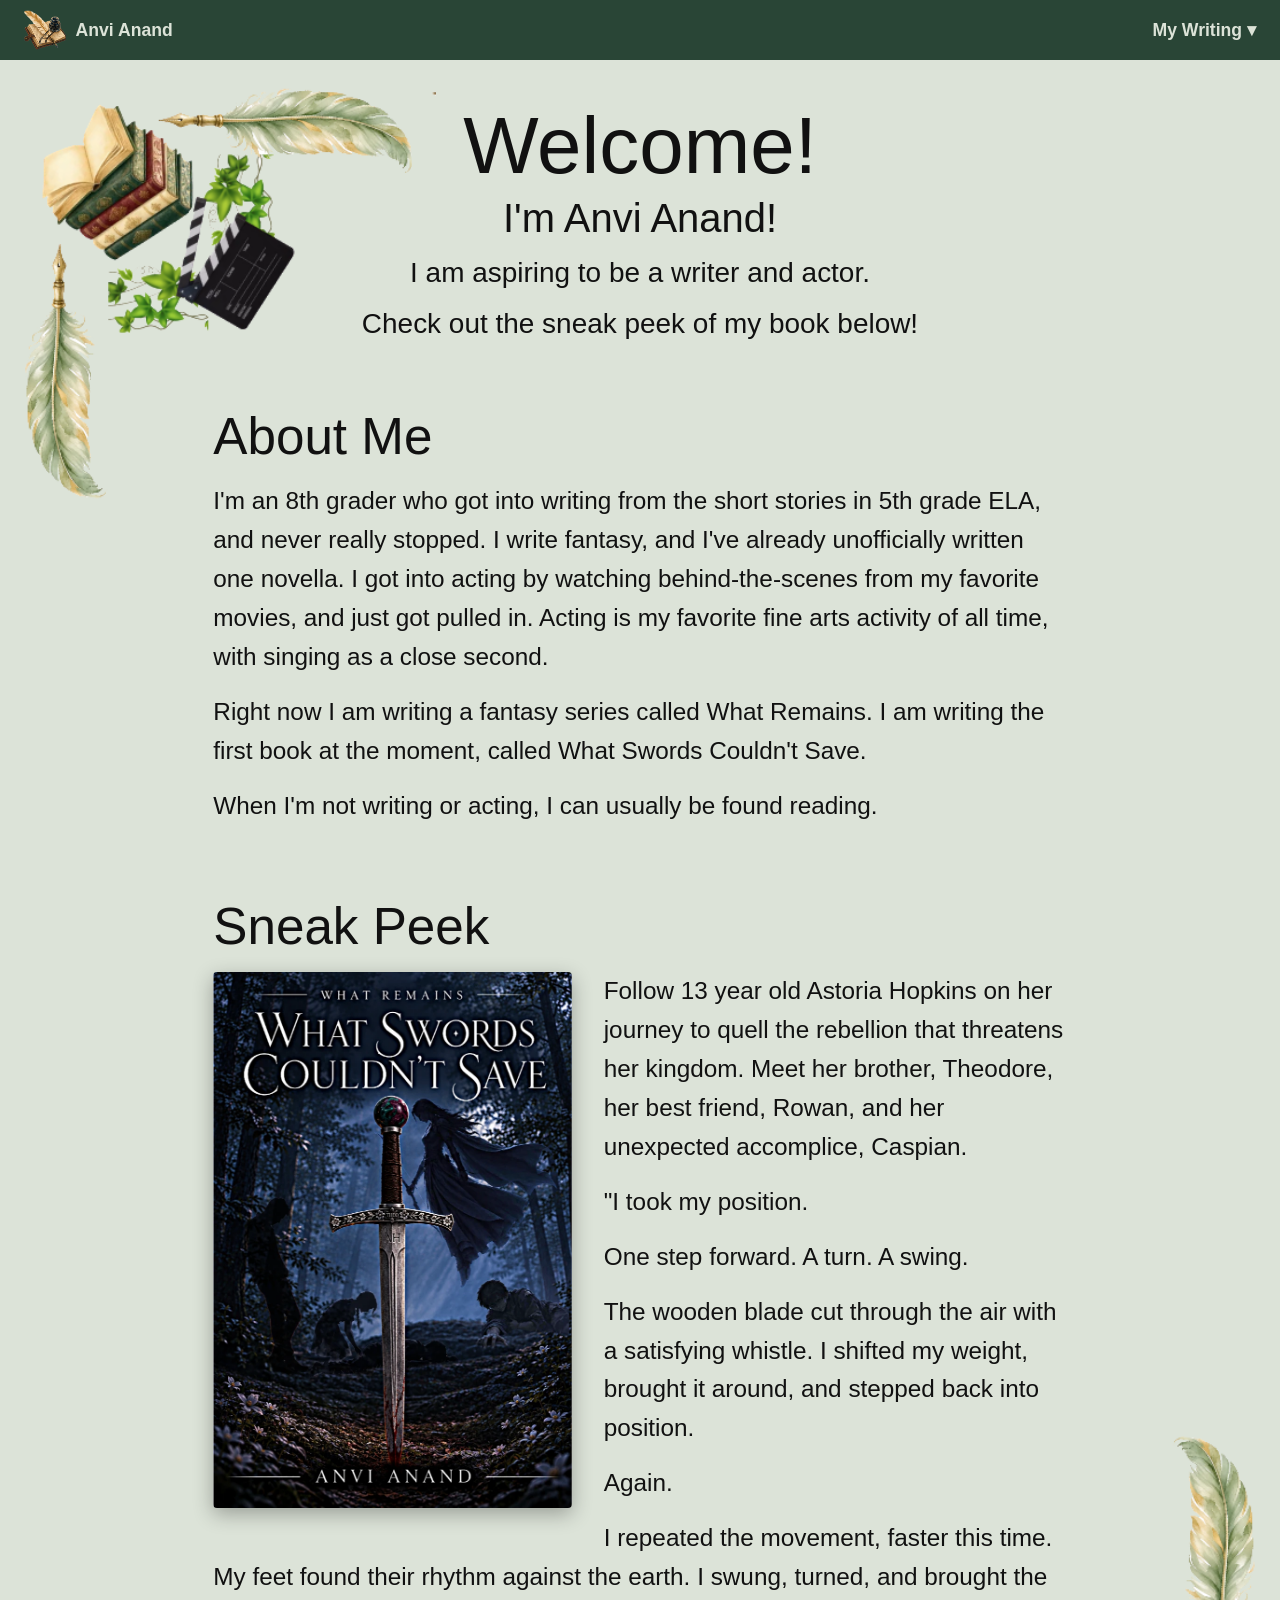
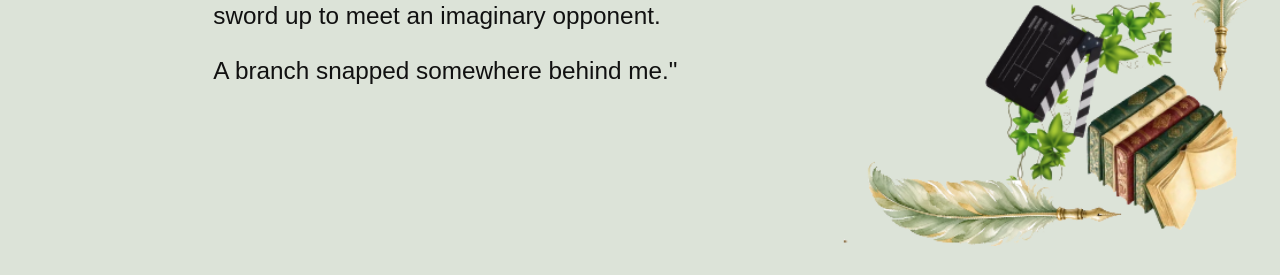
<file: index.html>
<!DOCTYPE html>
<html lang="en">
<head>
  <meta charset="UTF-8">
  <meta name="viewport" content="width=device-width, initial-scale=1.0">
  <meta name="color-scheme" content="light dark">
  <title>Anvi Anand</title>
  <link rel="stylesheet" href="style.css">
  <link rel="icon" type="image/png" href="logo.png">
</head>
<body>
  <img class="corner tl" src="corner-home.png" alt="">
  <img class="corner br" src="corner-home.png" alt="">
  <nav>
    <a class="brand" href="index.html"><img class="logo" src="logo.png" alt="">Anvi Anand</a>
    <div class="dropdown">
      <button class="drop-btn" type="button" aria-haspopup="true" aria-expanded="false">My Writing &#9662;</button>
      <ul class="menu">
        <li><a href="enchanted-clash.html">Enchanted Clash</a></li>
        <li><a href="what-remains.html">What Remains</a></li>
        <li><a href="sapphire-bay.html">Sapphire Bay</a></li>
      </ul>
    </div>
  </nav>
  <main>
    <h1>Welcome!</h1>
    <h2>I'm Anvi Anand!</h2>
    <p>I am aspiring to be a writer and actor.</p>
    <p>Check out the sneak peek of my book below!</p>
  </main>
  <section class="about">
    <h2>About Me</h2>
    <p>I'm an 8th grader who got into writing from the short stories in 5th grade ELA, and never really stopped. I write fantasy, and I've already unofficially written one novella. I got into acting by watching behind-the-scenes from my favorite movies, and just got pulled in. Acting is my favorite fine arts activity of all time, with singing as a close second.</p>
    <p>Right now I am writing a fantasy series called What Remains. I am writing the first book at the moment, called What Swords Couldn't Save.</p>
    <p>When I'm not writing or acting, I can usually be found reading.</p>
  </section>
  <section class="about">
    <h2>Sneak Peek</h2>
    <img class="cover" src="book-cover.webp" alt="Cover of What Swords Couldn't Save, Book 1 of What Remains">
    <p>Follow 13 year old Astoria Hopkins on her journey to quell the rebellion that threatens her kingdom. Meet her brother, Theodore, her best friend, Rowan, and her unexpected accomplice, Caspian.</p>
    <p>"I took my position.</p>
    <p>One step forward. A turn. A swing.</p>
    <p>The wooden blade cut through the air with a satisfying whistle. I shifted my weight, brought it around, and stepped back into position.</p>
    <p>Again.</p>
    <p>I repeated the movement, faster this time. My feet found their rhythm against the earth. I swung, turned, and brought the sword up to meet an imaginary opponent.</p>
    <p>A branch snapped somewhere behind me."</p>
  </section>
  <script src="script.js"></script>
</body>
</html>
</file>
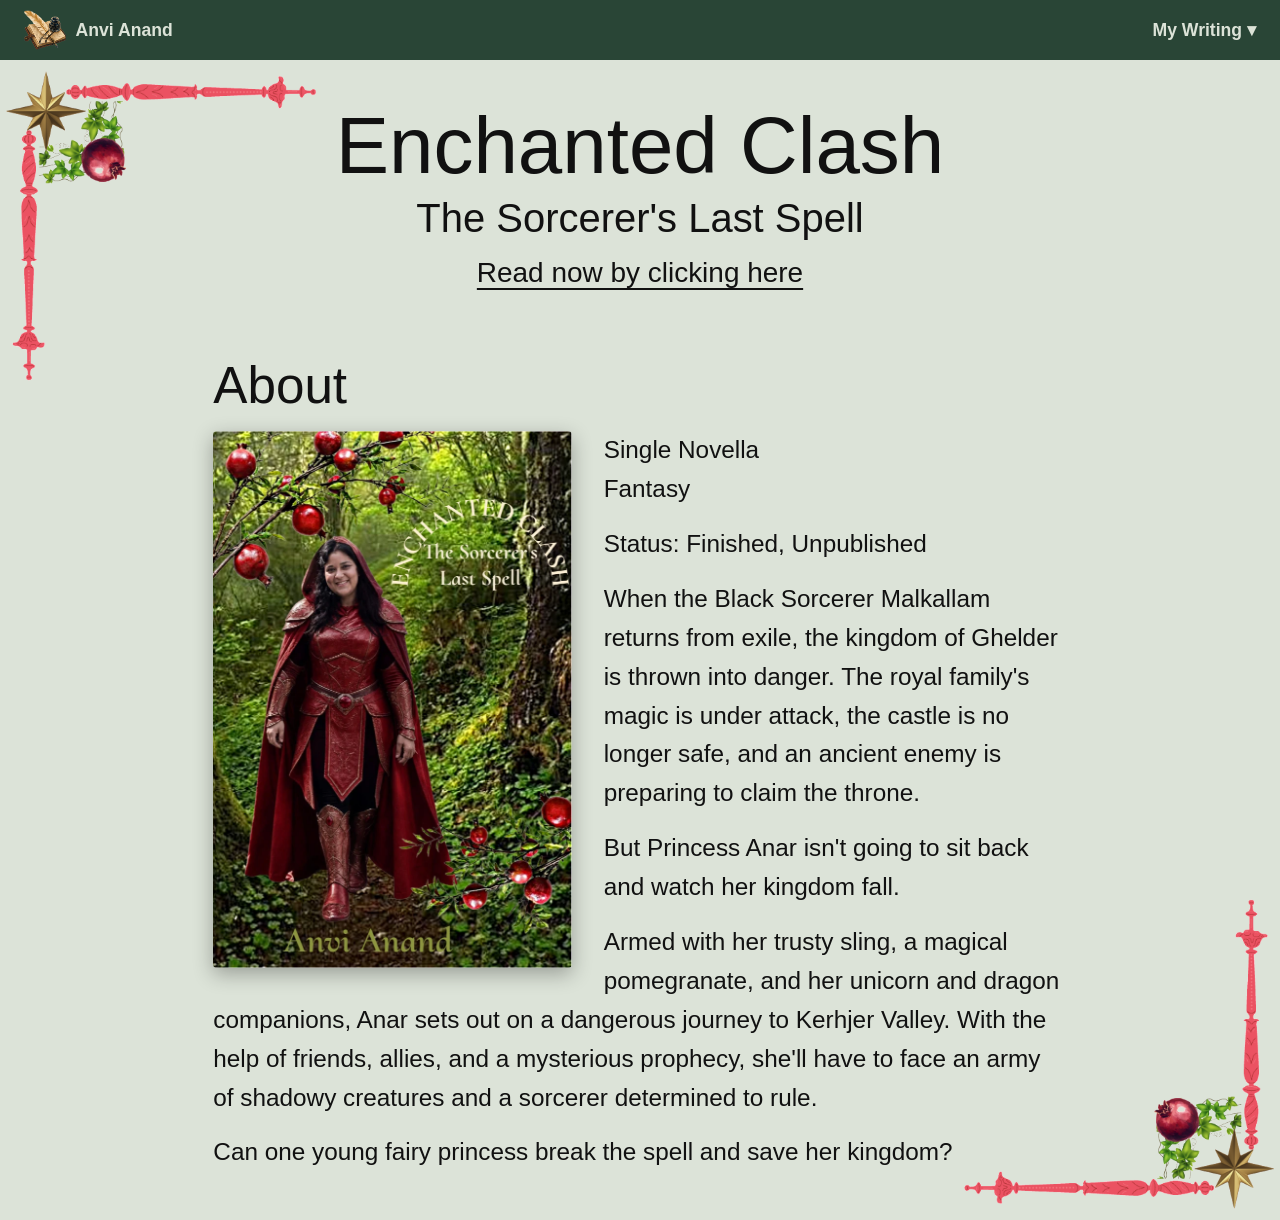
<file: enchanted-clash.html>
<!DOCTYPE html>
<html lang="en">
<head>
  <meta charset="UTF-8">
  <meta name="viewport" content="width=device-width, initial-scale=1.0">
  <meta name="color-scheme" content="light dark">
  <title>Enchanted Clash | Anvi Anand</title>
  <link rel="stylesheet" href="style.css">
  <link rel="icon" type="image/png" href="logo.png">
</head>
<body>
  <img class="corner tl" src="corner-enchanted.png" alt="">
  <img class="corner br" src="corner-enchanted.png" alt="">
  <nav>
    <a class="brand" href="index.html"><img class="logo" src="logo.png" alt="">Anvi Anand</a>
    <div class="dropdown">
      <button class="drop-btn" type="button" aria-haspopup="true" aria-expanded="false">My Writing &#9662;</button>
      <ul class="menu">
        <li><a href="enchanted-clash.html">Enchanted Clash</a></li>
        <li><a href="what-remains.html">What Remains</a></li>
        <li><a href="sapphire-bay.html">Sapphire Bay</a></li>
      </ul>
    </div>
  </nav>
  <main>
    <h1>Enchanted Clash</h1>
    <h2>The Sorcerer's Last Spell</h2>
    <p><a class="read-link" href="the-sorcerers-last-spell.html">Read now by clicking here</a></p>
  </main>
  <section class="about">
    <h2>About</h2>
    <img class="cover" src="enchanted-clash-cover.webp" alt="Cover of Enchanted Clash: The Sorcerer's Last Spell, by Anvi Anand">
    <p>Single Novella<br>Fantasy</p>
    <p>Status: Finished, Unpublished</p>
    <p>When the Black Sorcerer Malkallam returns from exile, the kingdom of Ghelder is thrown into danger. The royal family's magic is under attack, the castle is no longer safe, and an ancient enemy is preparing to claim the throne.</p>
    <p>But Princess Anar isn't going to sit back and watch her kingdom fall.</p>
    <p>Armed with her trusty sling, a magical pomegranate, and her unicorn and dragon companions, Anar sets out on a dangerous journey to Kerhjer Valley. With the help of friends, allies, and a mysterious prophecy, she'll have to face an army of shadowy creatures and a sorcerer determined to rule.</p>
    <p>Can one young fairy princess break the spell and save her kingdom?</p>
  </section>
  <script src="script.js"></script>
</body>
</html>
</file>
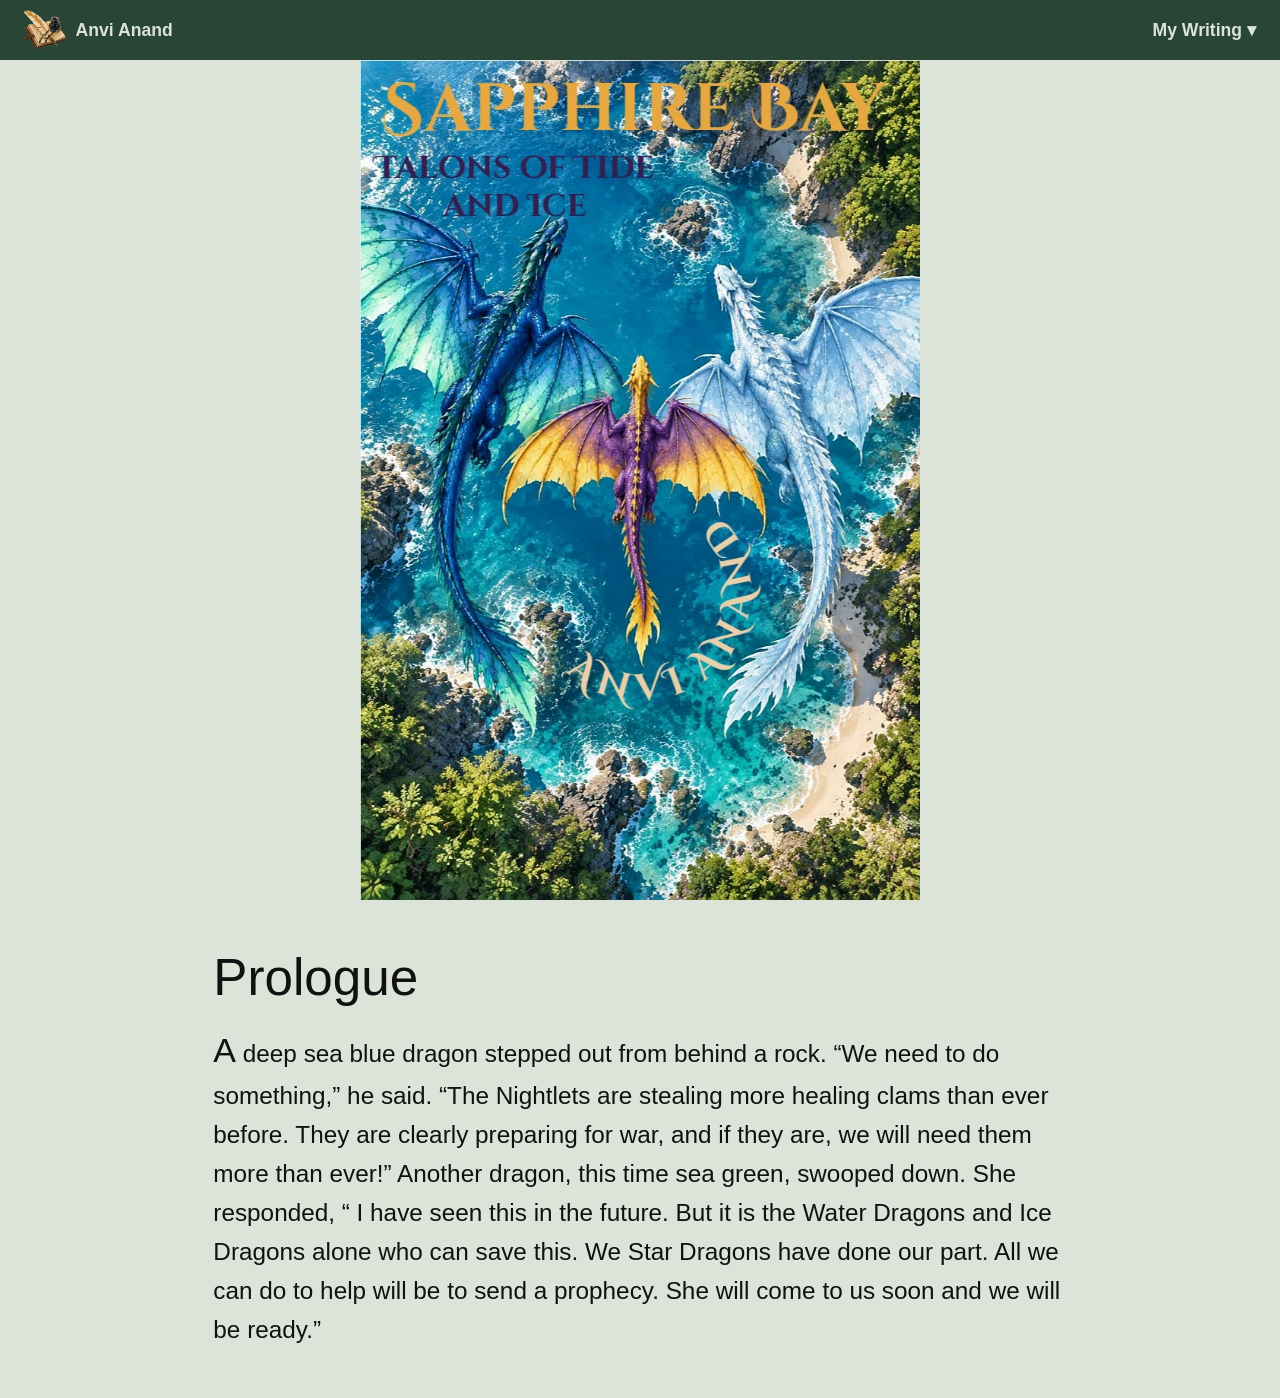
<file: sapphire-bay-sneak-peek.html>
<!DOCTYPE html>
<html lang="en">
<head>
  <meta charset="UTF-8">
  <meta name="viewport" content="width=device-width, initial-scale=1.0">
  <meta name="color-scheme" content="light dark">
  <title>Sapphire Bay Sneak Peek | Anvi Anand</title>
  <link rel="stylesheet" href="style.css">
  <link rel="icon" type="image/png" href="logo.png">
</head>
<body>
  <nav>
    <a class="brand" href="index.html"><img class="logo" src="logo.png" alt="">Anvi Anand</a>
    <div class="dropdown">
      <button class="drop-btn" type="button" aria-haspopup="true" aria-expanded="false">My Writing &#9662;</button>
      <ul class="menu">
        <li><a href="enchanted-clash.html">Enchanted Clash</a></li>
        <li><a href="what-remains.html">What Remains</a></li>
        <li><a href="sapphire-bay.html">Sapphire Bay</a></li>
      </ul>
    </div>
  </nav>
  <main class="cover-page">
    <img class="full-cover" src="sapphire-bay-cover.webp" alt="Cover of Sapphire Bay: Talons of Tide and Ice">
  </main>
  <section class="about story">
    <h2>Prologue</h2>
    <p>A deep sea blue dragon stepped out from behind a rock. “We need to do something,” he said. “The Nightlets are stealing more healing clams than ever before. They are clearly preparing for war, and if they are, we will need them more than ever!” Another dragon, this time sea green, swooped down. She responded, “ I have seen this in the future. But it is the Water Dragons and Ice Dragons alone who can save this. We Star Dragons have done our part. All we can do to help will be to send a prophecy. She will come to us soon and we will be ready.”</p>
  </section>
  <script src="script.js"></script>
</body>
</html>
</file>
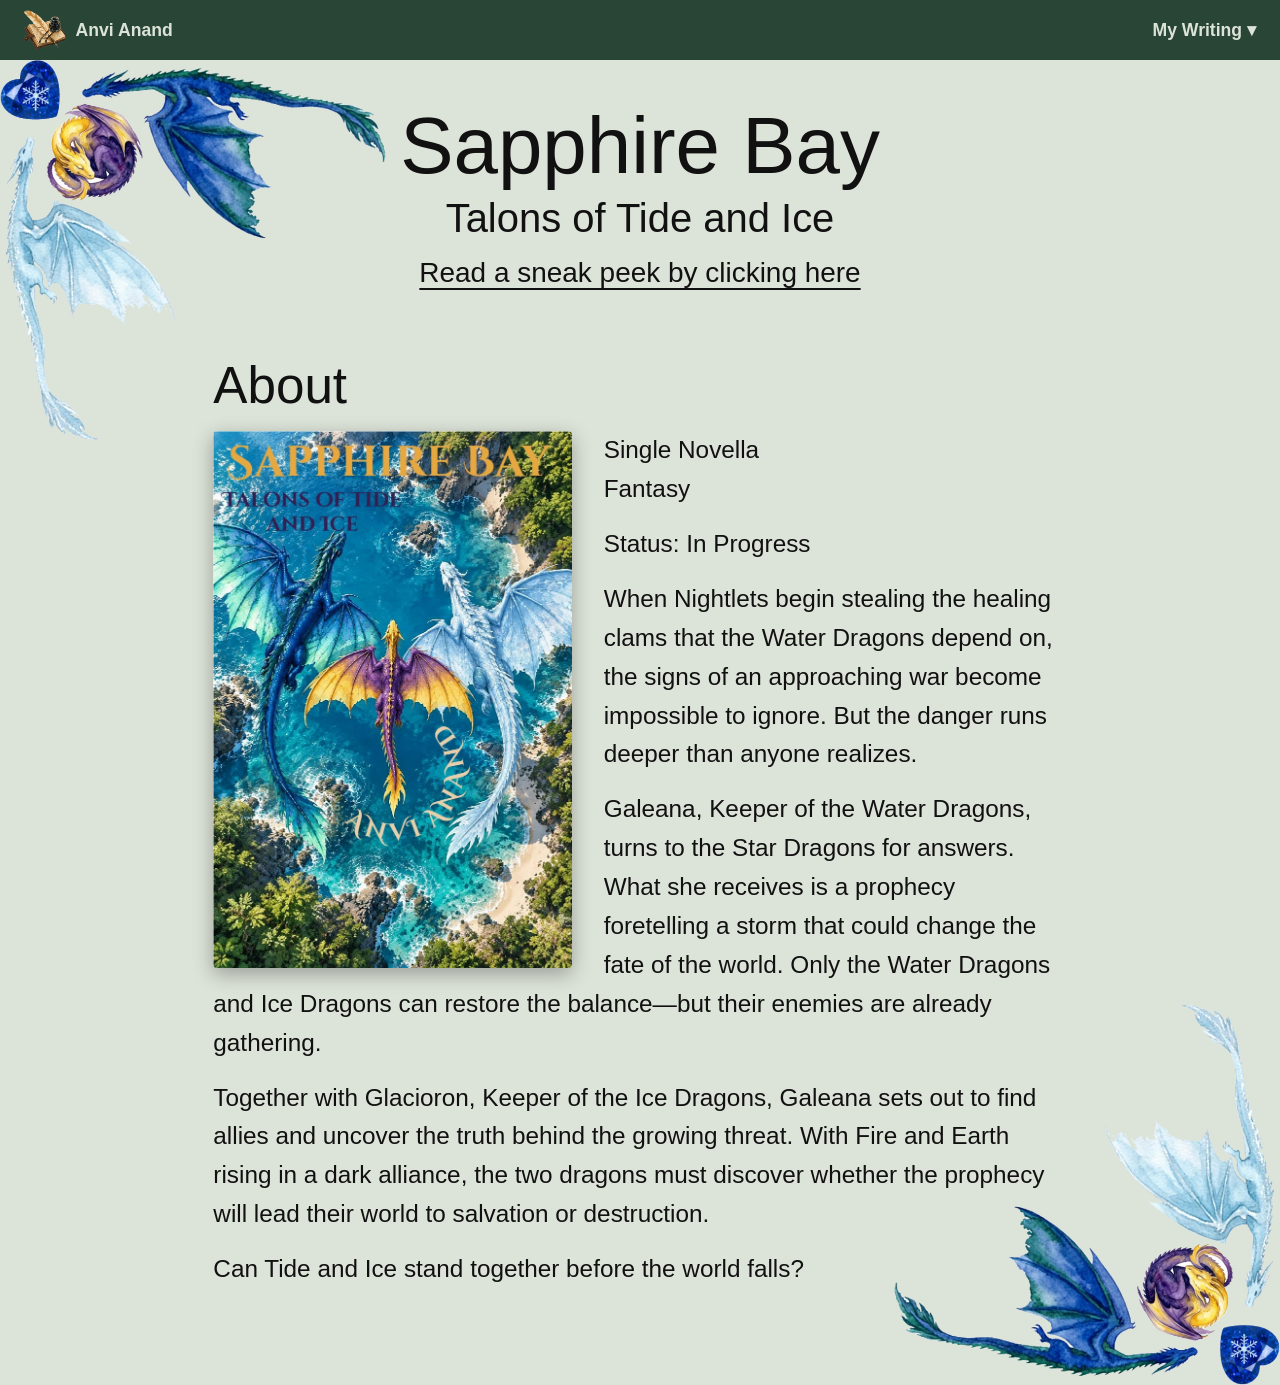
<file: sapphire-bay.html>
<!DOCTYPE html>
<html lang="en">
<head>
  <meta charset="UTF-8">
  <meta name="viewport" content="width=device-width, initial-scale=1.0">
  <meta name="color-scheme" content="light dark">
  <title>Sapphire Bay | Anvi Anand</title>
  <link rel="stylesheet" href="style.css">
  <link rel="icon" type="image/png" href="logo.png">
</head>
<body>
  <img class="corner tl" src="corner-sapphire.png" alt="">
  <img class="corner br" src="corner-sapphire.png" alt="">
  <nav>
    <a class="brand" href="index.html"><img class="logo" src="logo.png" alt="">Anvi Anand</a>
    <div class="dropdown">
      <button class="drop-btn" type="button" aria-haspopup="true" aria-expanded="false">My Writing &#9662;</button>
      <ul class="menu">
        <li><a href="enchanted-clash.html">Enchanted Clash</a></li>
        <li><a href="what-remains.html">What Remains</a></li>
        <li><a href="sapphire-bay.html">Sapphire Bay</a></li>
      </ul>
    </div>
  </nav>
  <main>
    <h1>Sapphire Bay</h1>
    <h2>Talons of Tide and Ice</h2>
    <p><a class="read-link" href="sapphire-bay-sneak-peek.html">Read a sneak peek by clicking here</a></p>
  </main>
  <section class="about">
    <h2>About</h2>
    <img class="cover" src="sapphire-bay-cover.webp" alt="Cover of Sapphire Bay: Talons of Tide and Ice">
    <p>Single Novella<br>Fantasy</p>
    <p>Status: In Progress</p>
    <p>When Nightlets begin stealing the healing clams that the Water Dragons depend on, the signs of an approaching war become impossible to ignore. But the danger runs deeper than anyone realizes.</p>
    <p>Galeana, Keeper of the Water Dragons, turns to the Star Dragons for answers. What she receives is a prophecy foretelling a storm that could change the fate of the world. Only the Water Dragons and Ice Dragons can restore the balance—but their enemies are already gathering.</p>
    <p>Together with Glacioron, Keeper of the Ice Dragons, Galeana sets out to find allies and uncover the truth behind the growing threat. With Fire and Earth rising in a dark alliance, the two dragons must discover whether the prophecy will lead their world to salvation or destruction.</p>
    <p>Can Tide and Ice stand together before the world falls?</p>
  </section>
  <script src="script.js"></script>
</body>
</html>
</file>
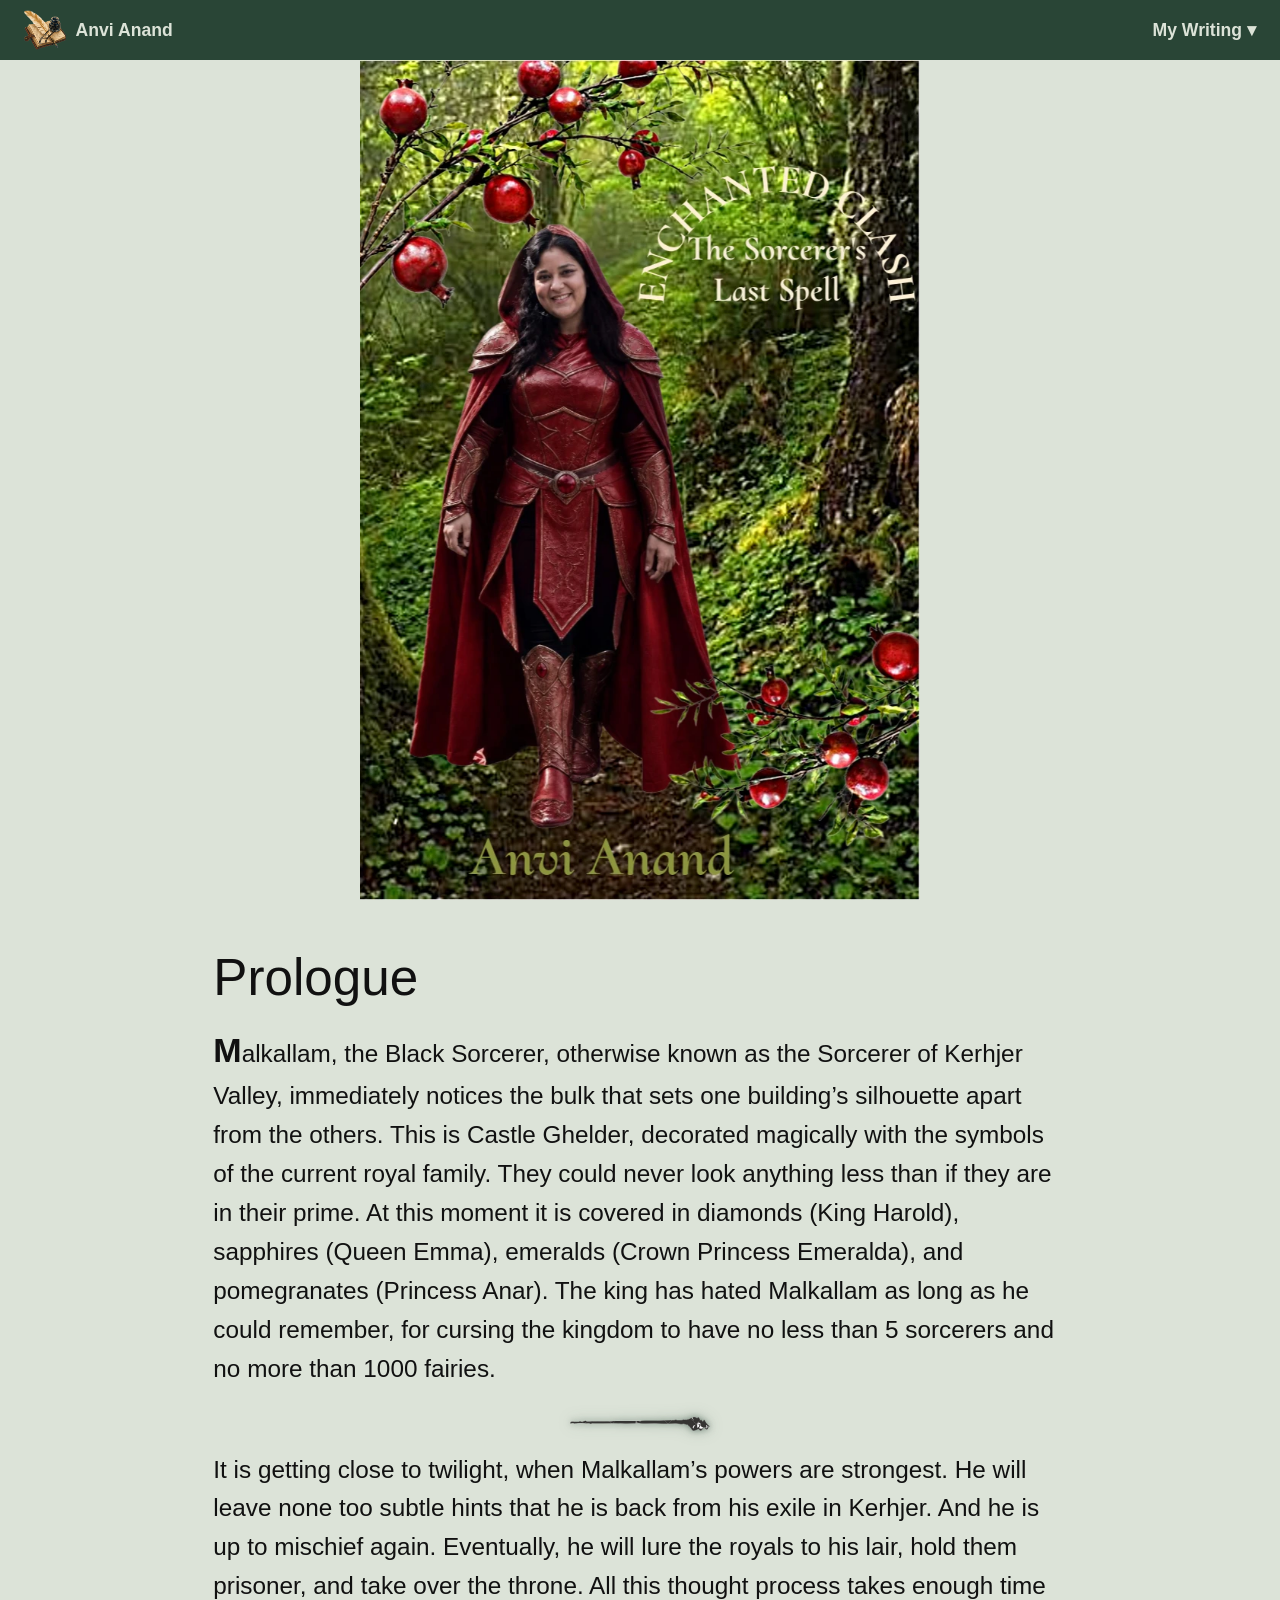
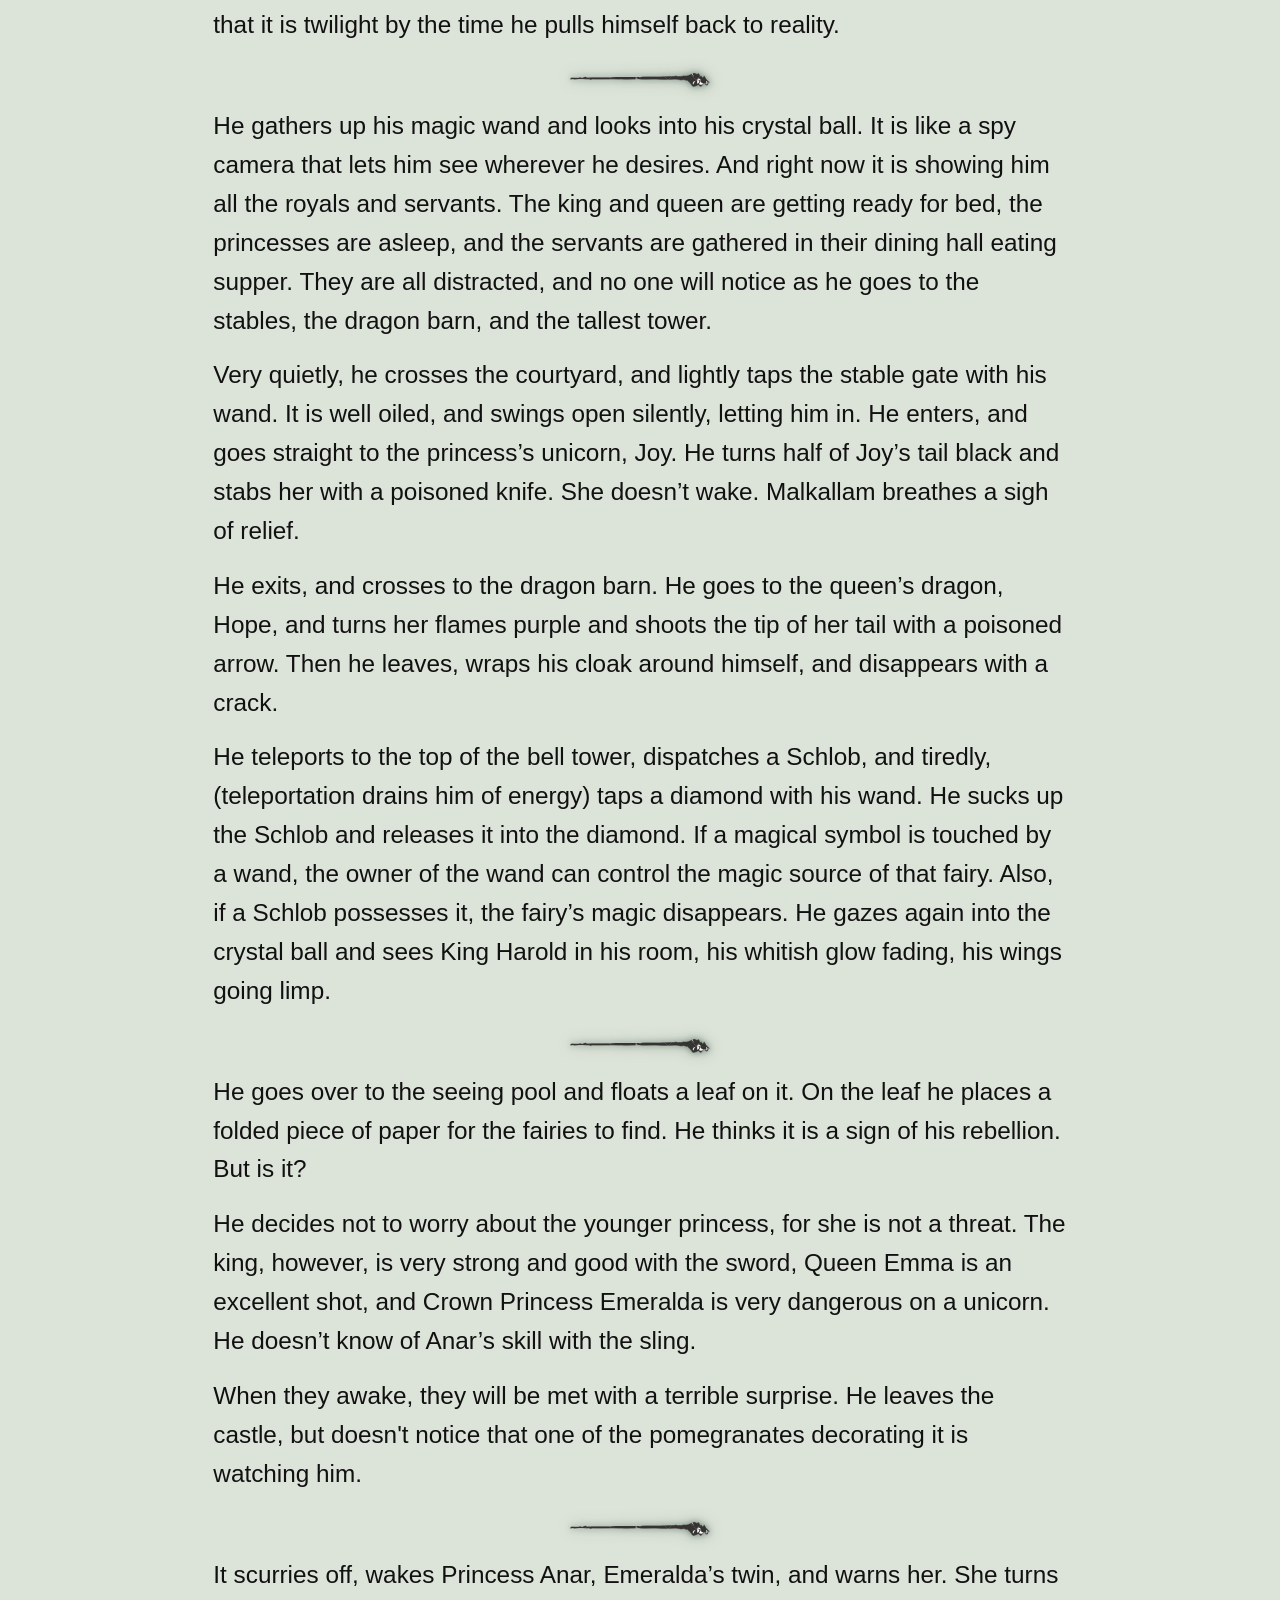
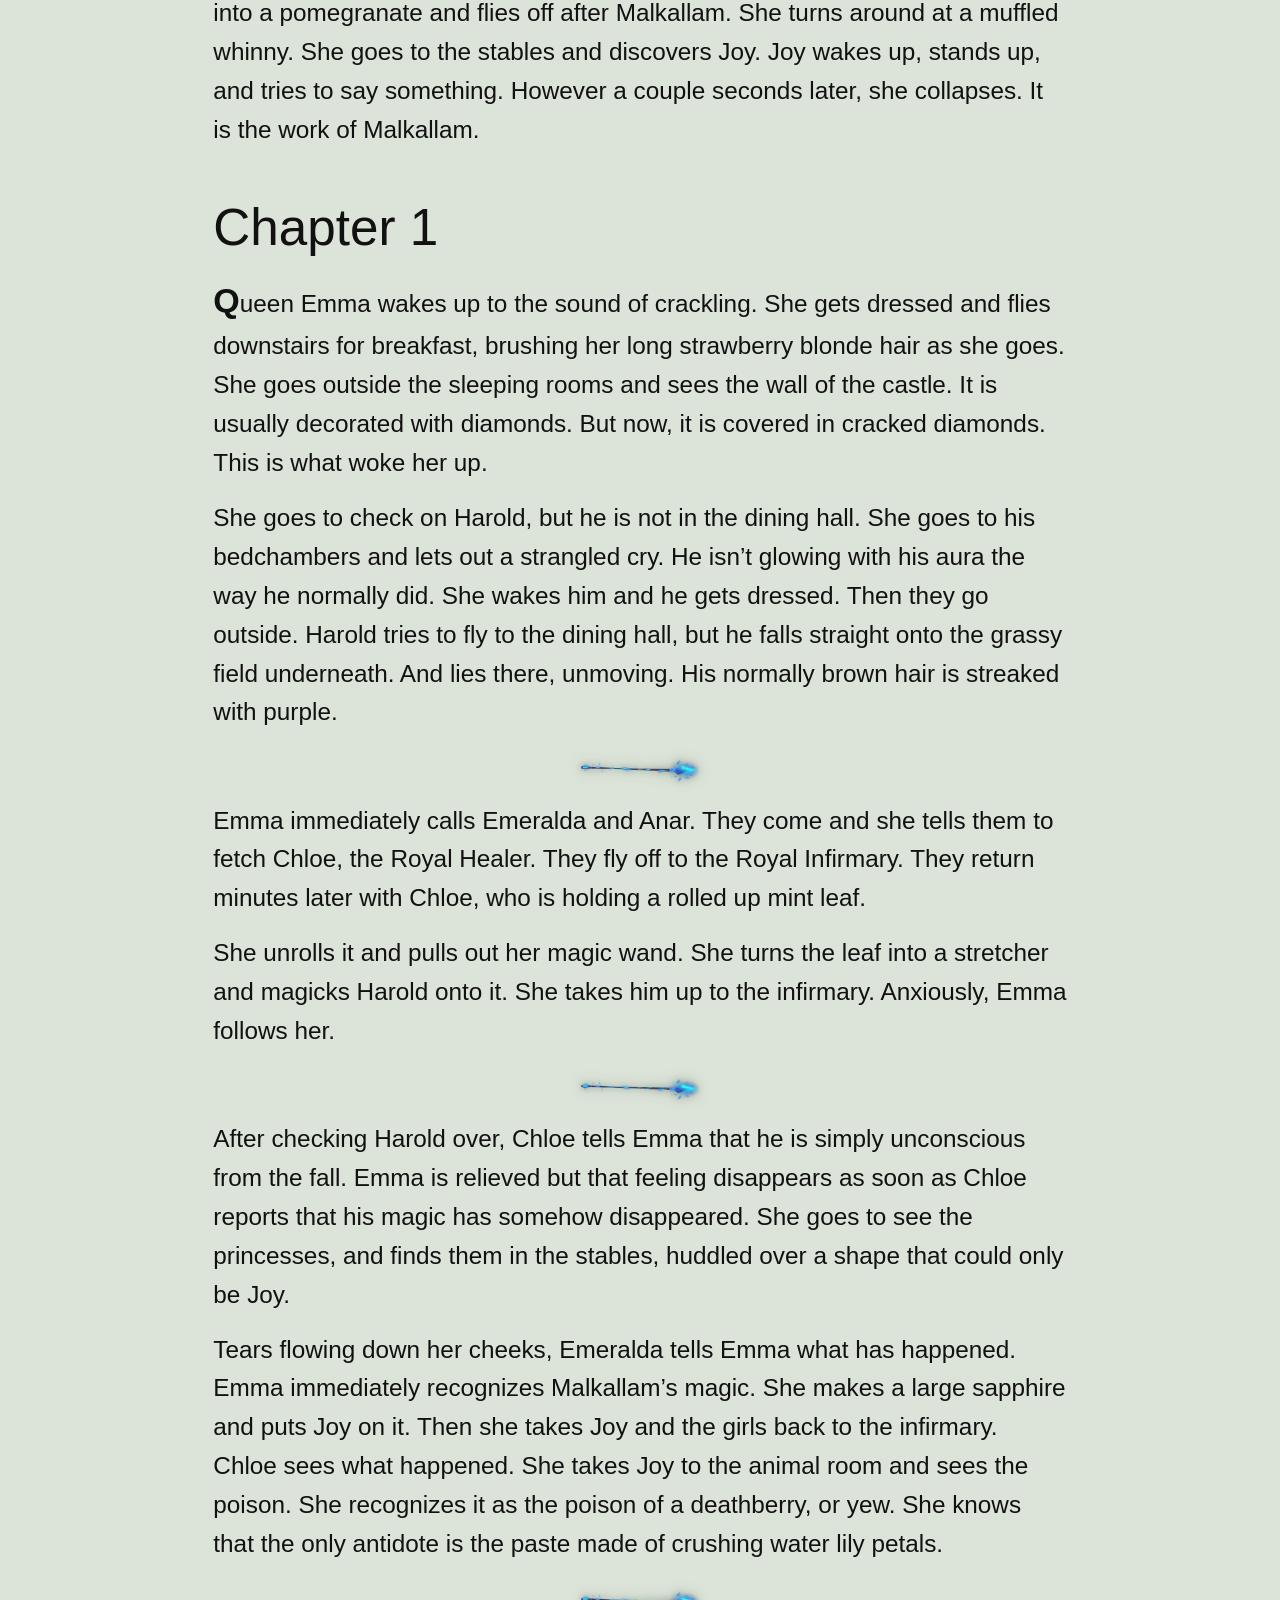
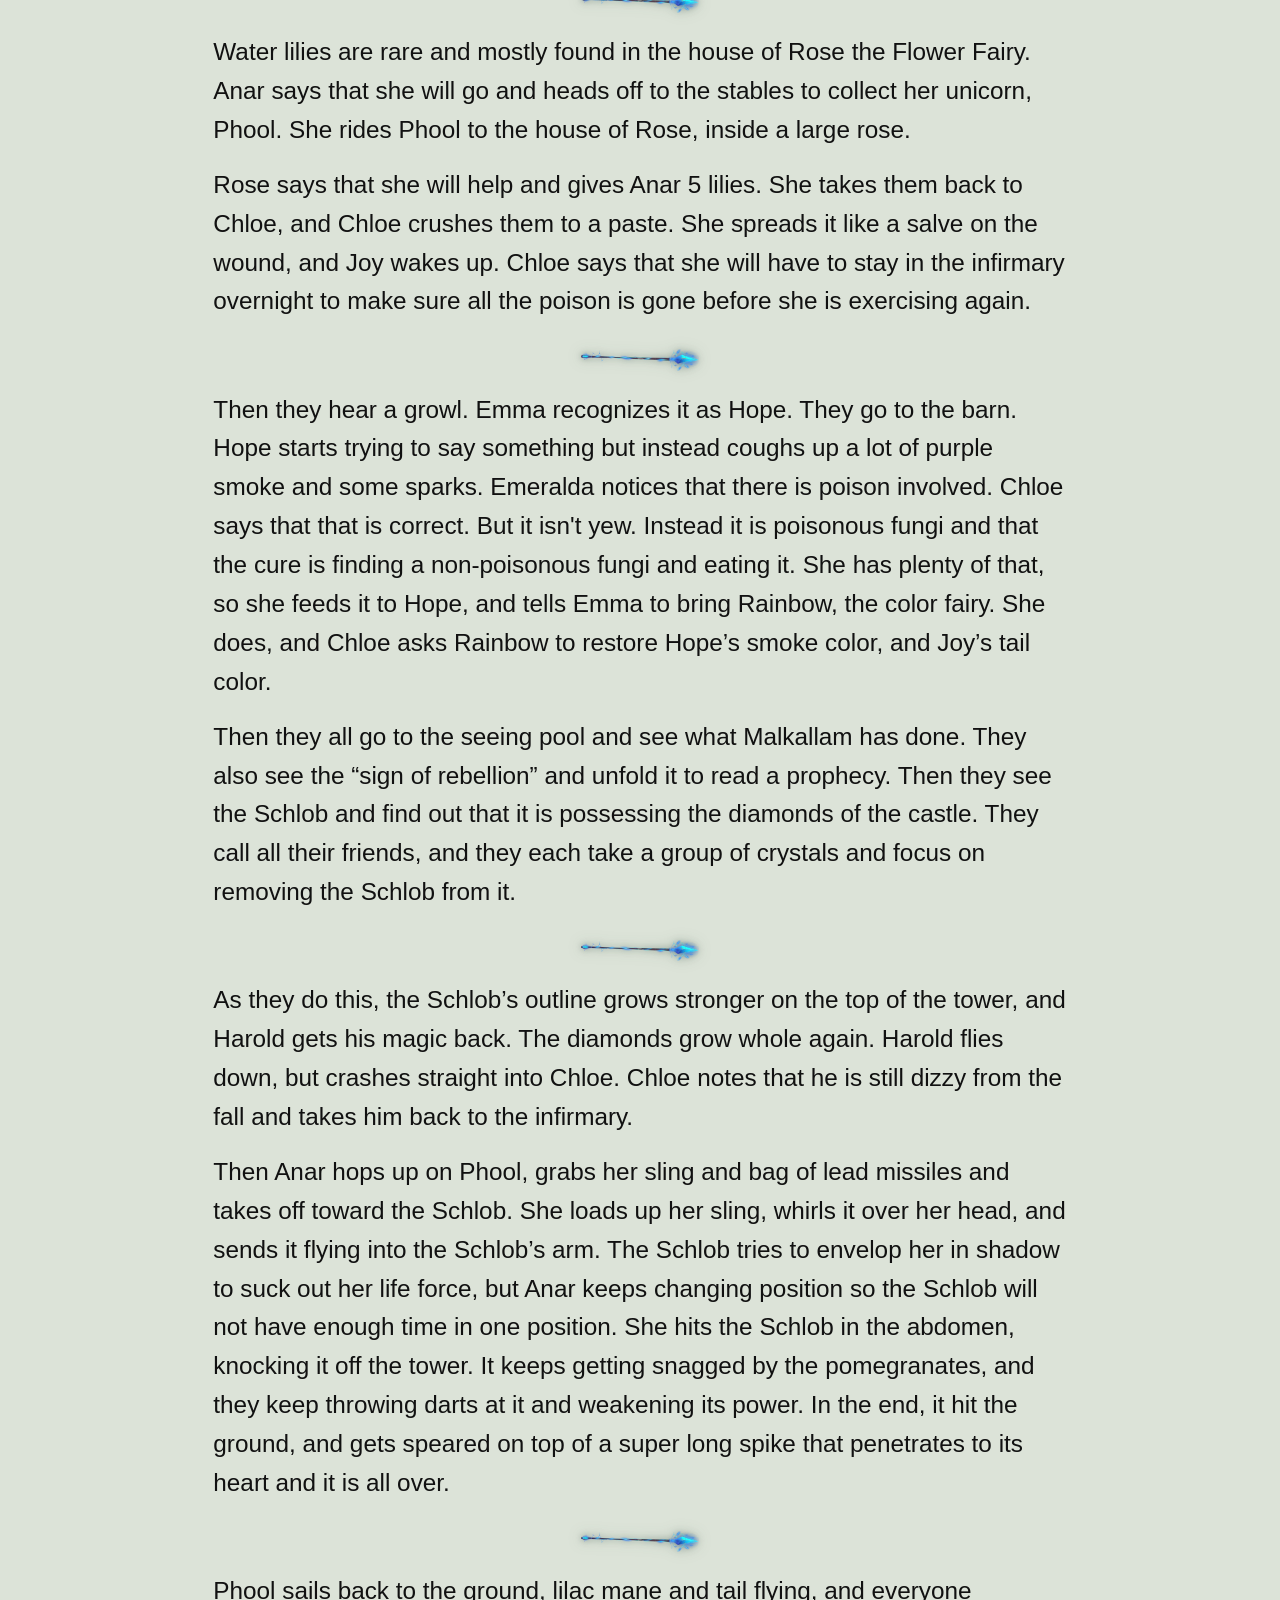
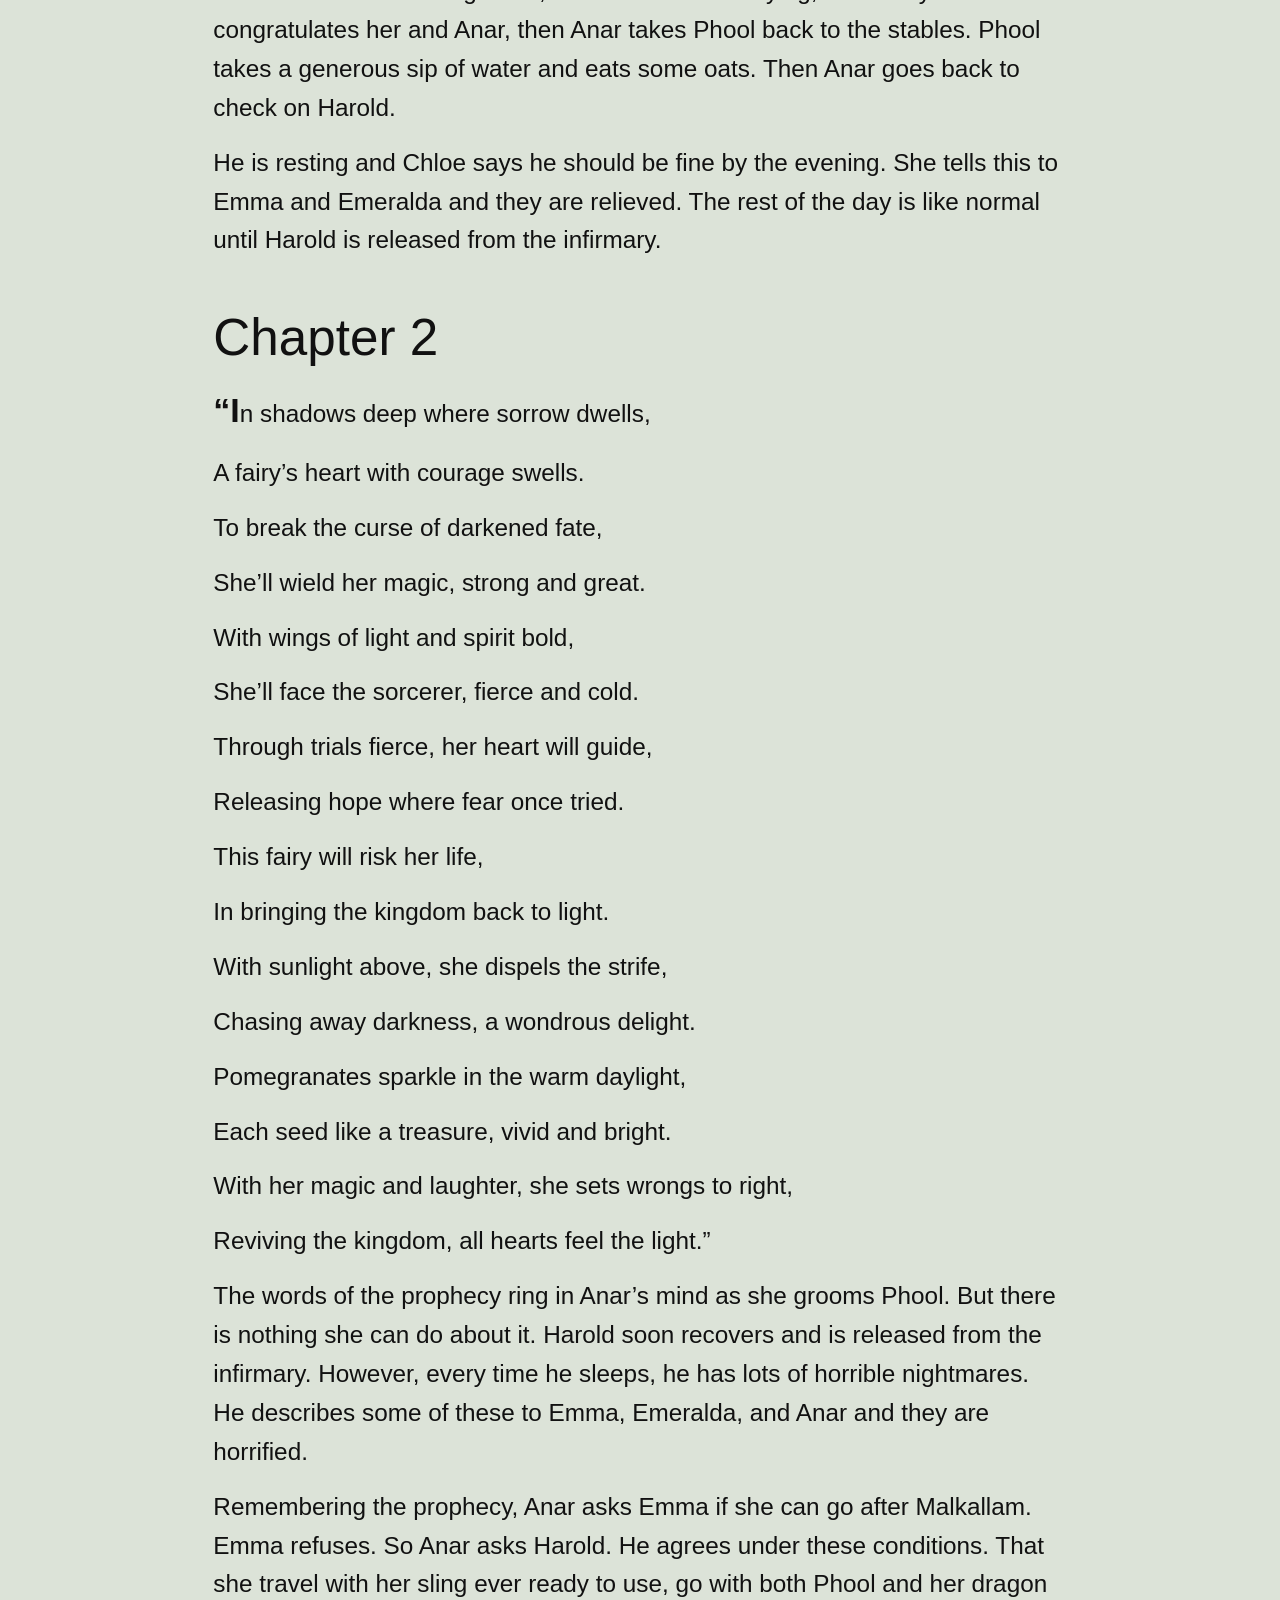
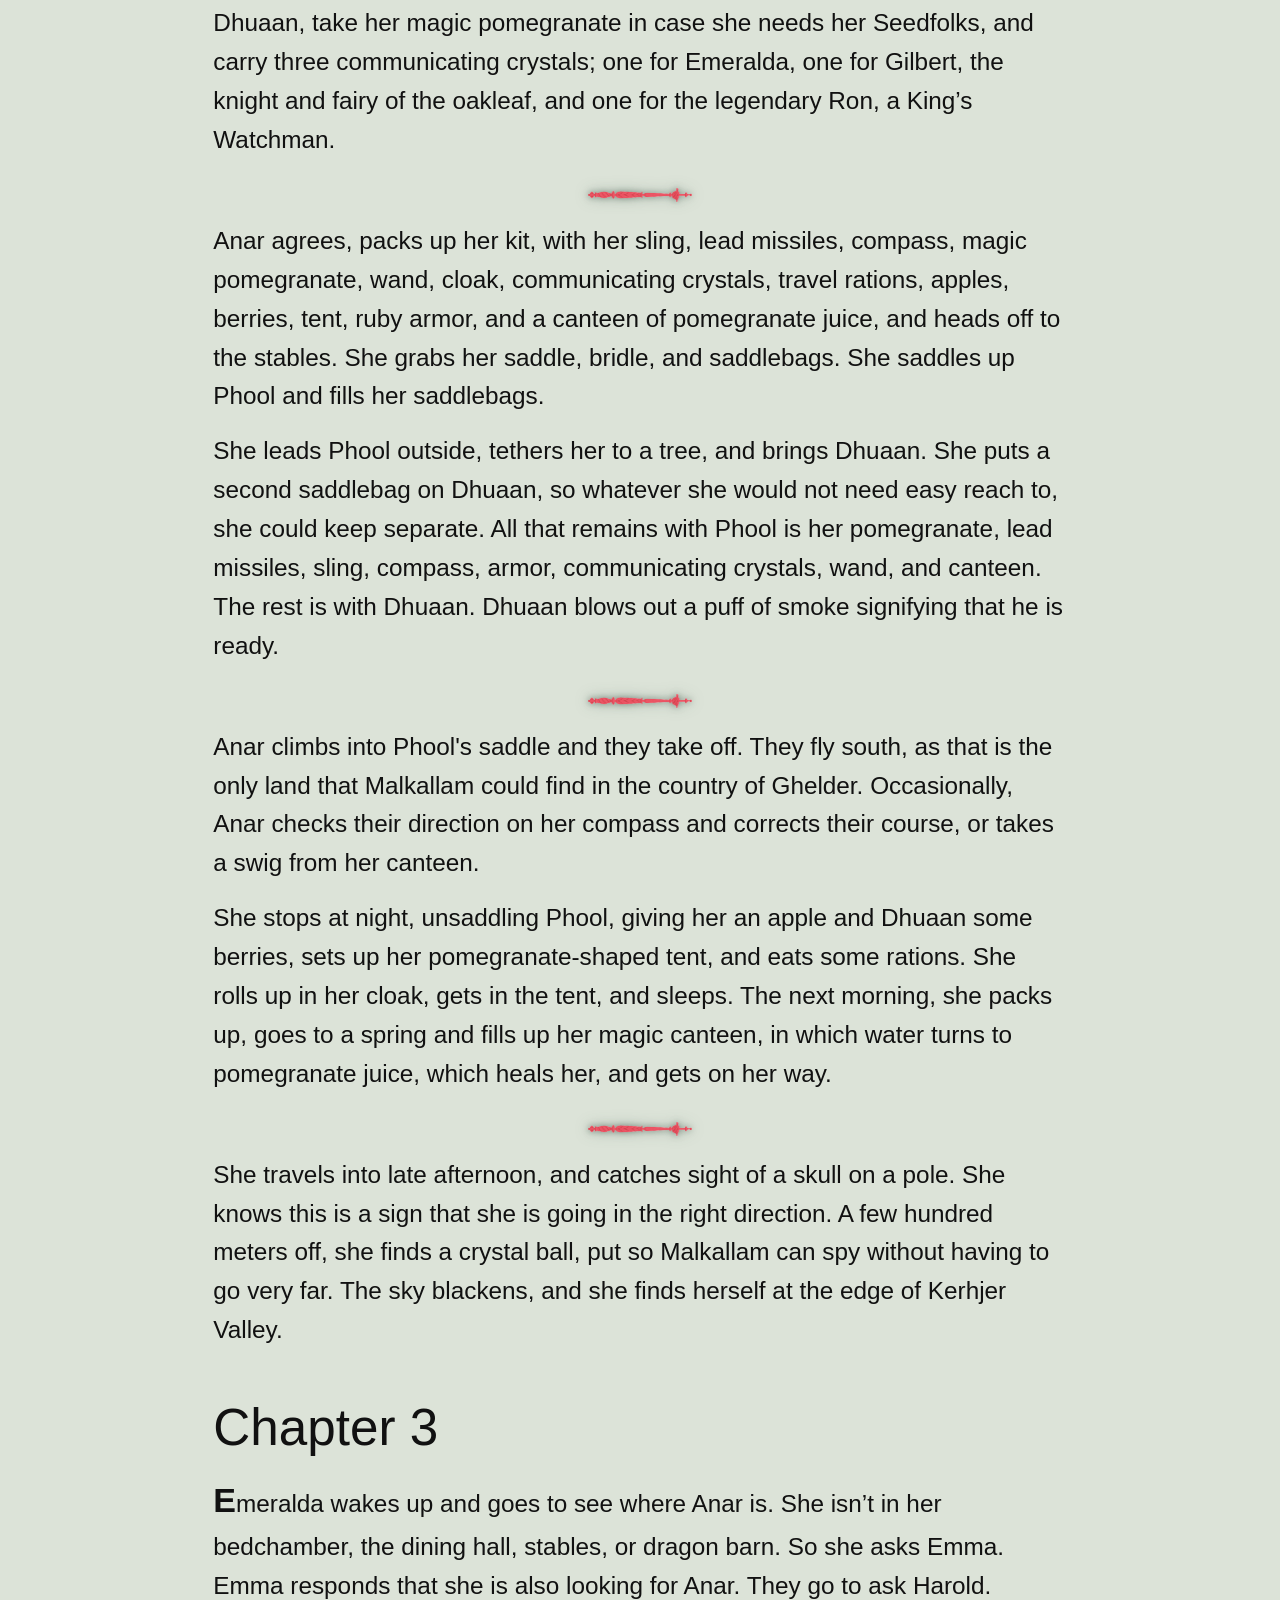
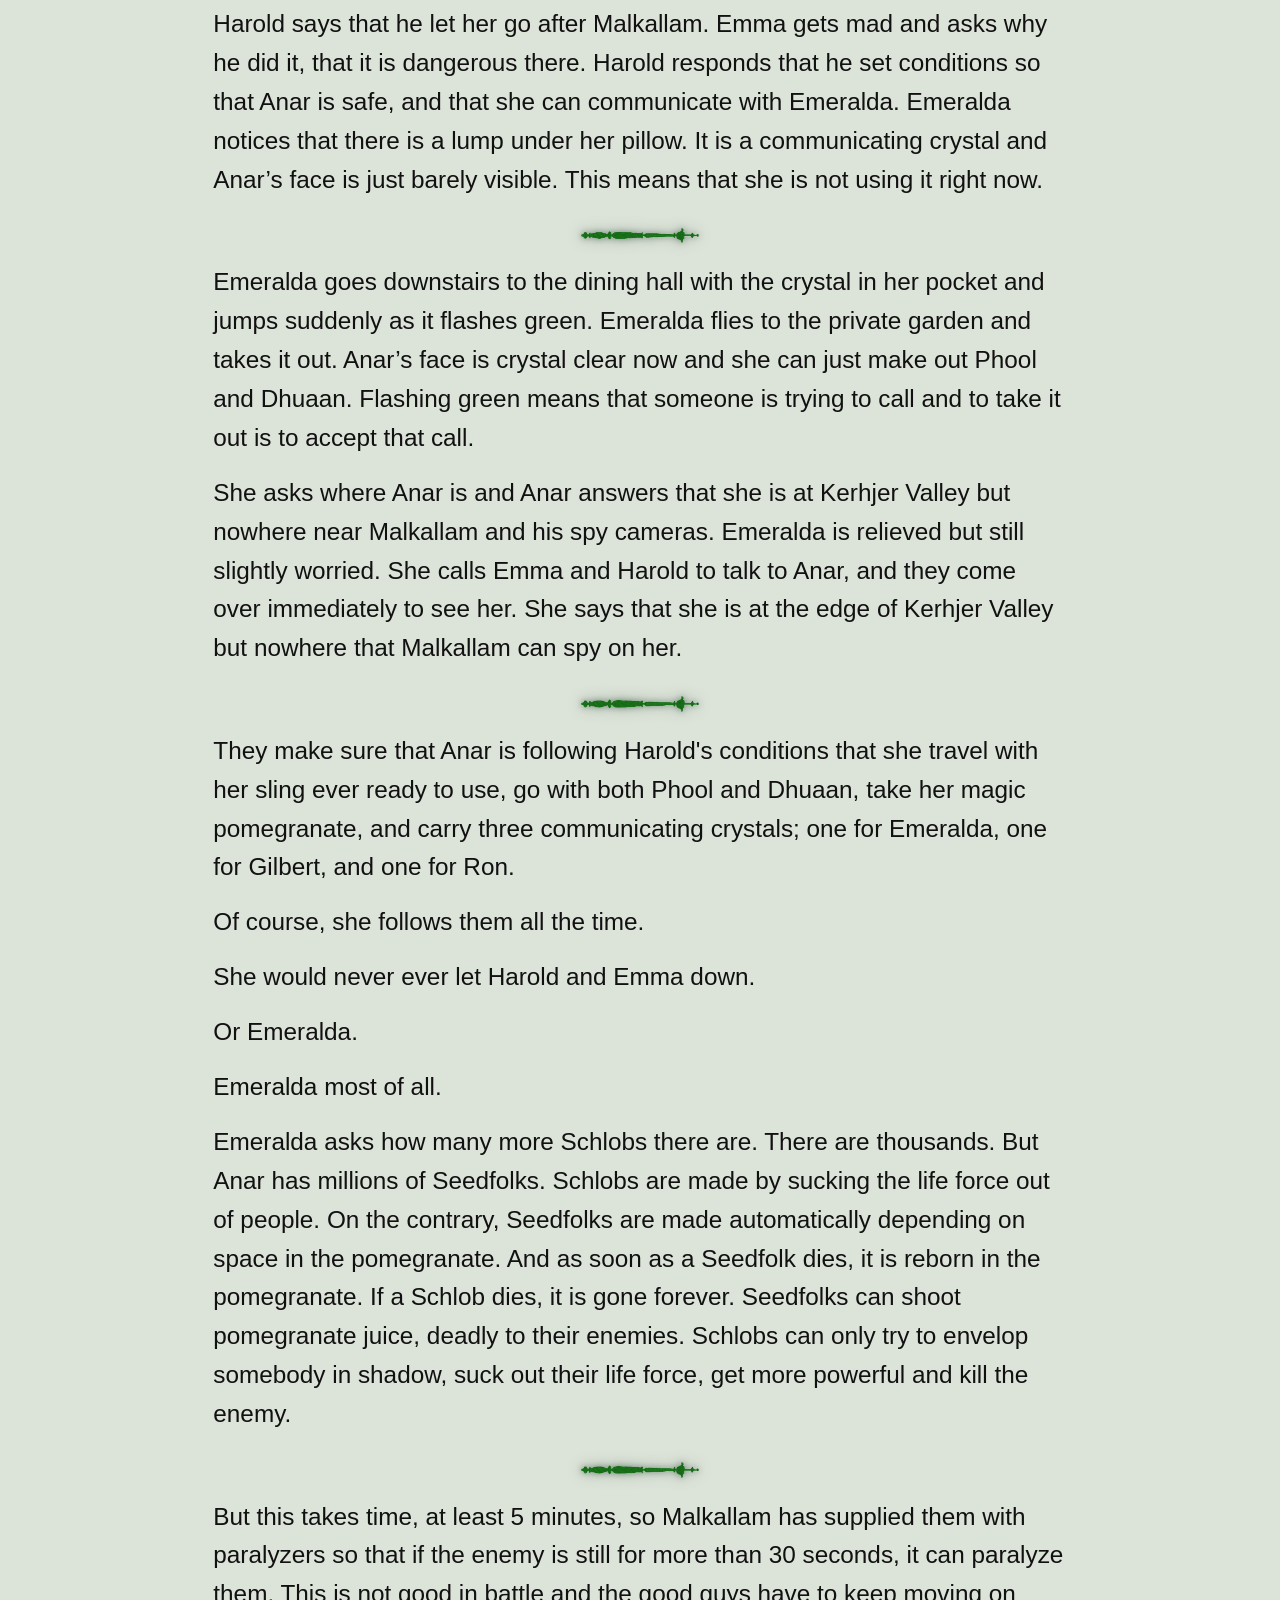
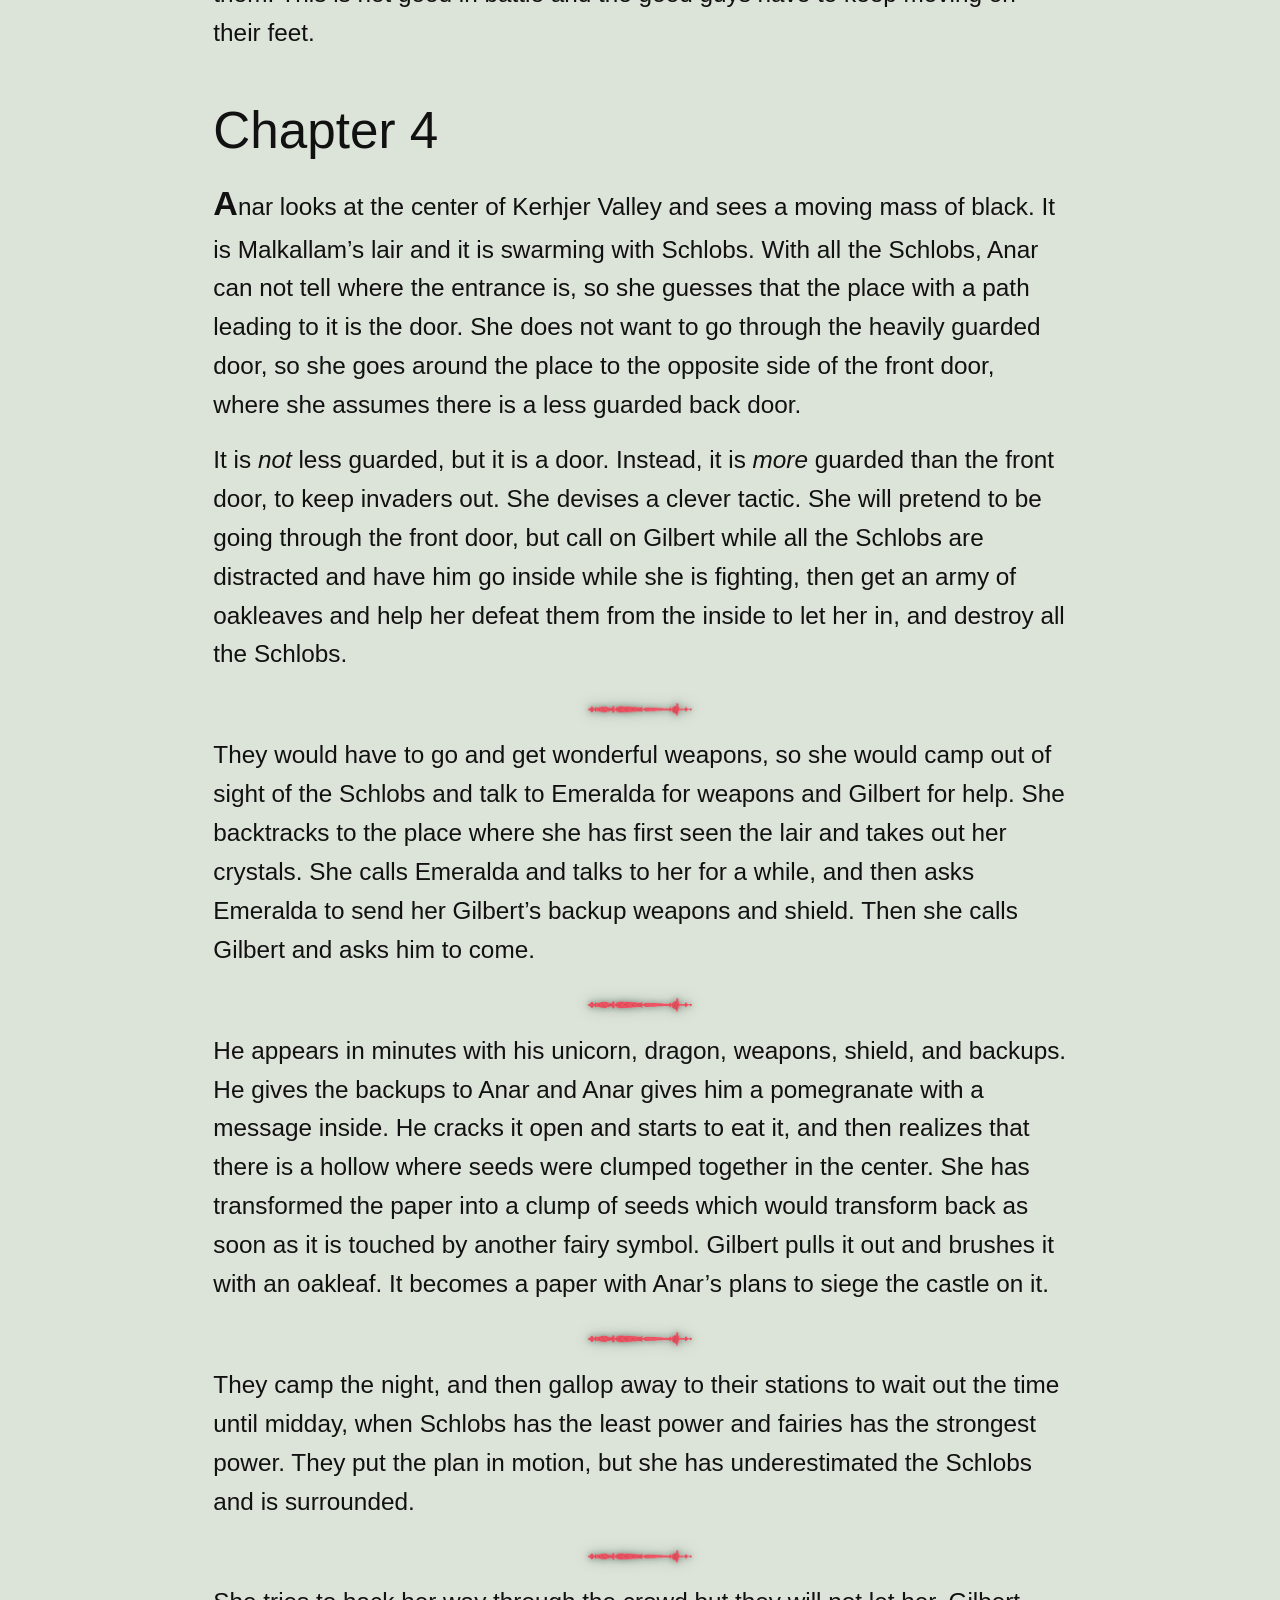
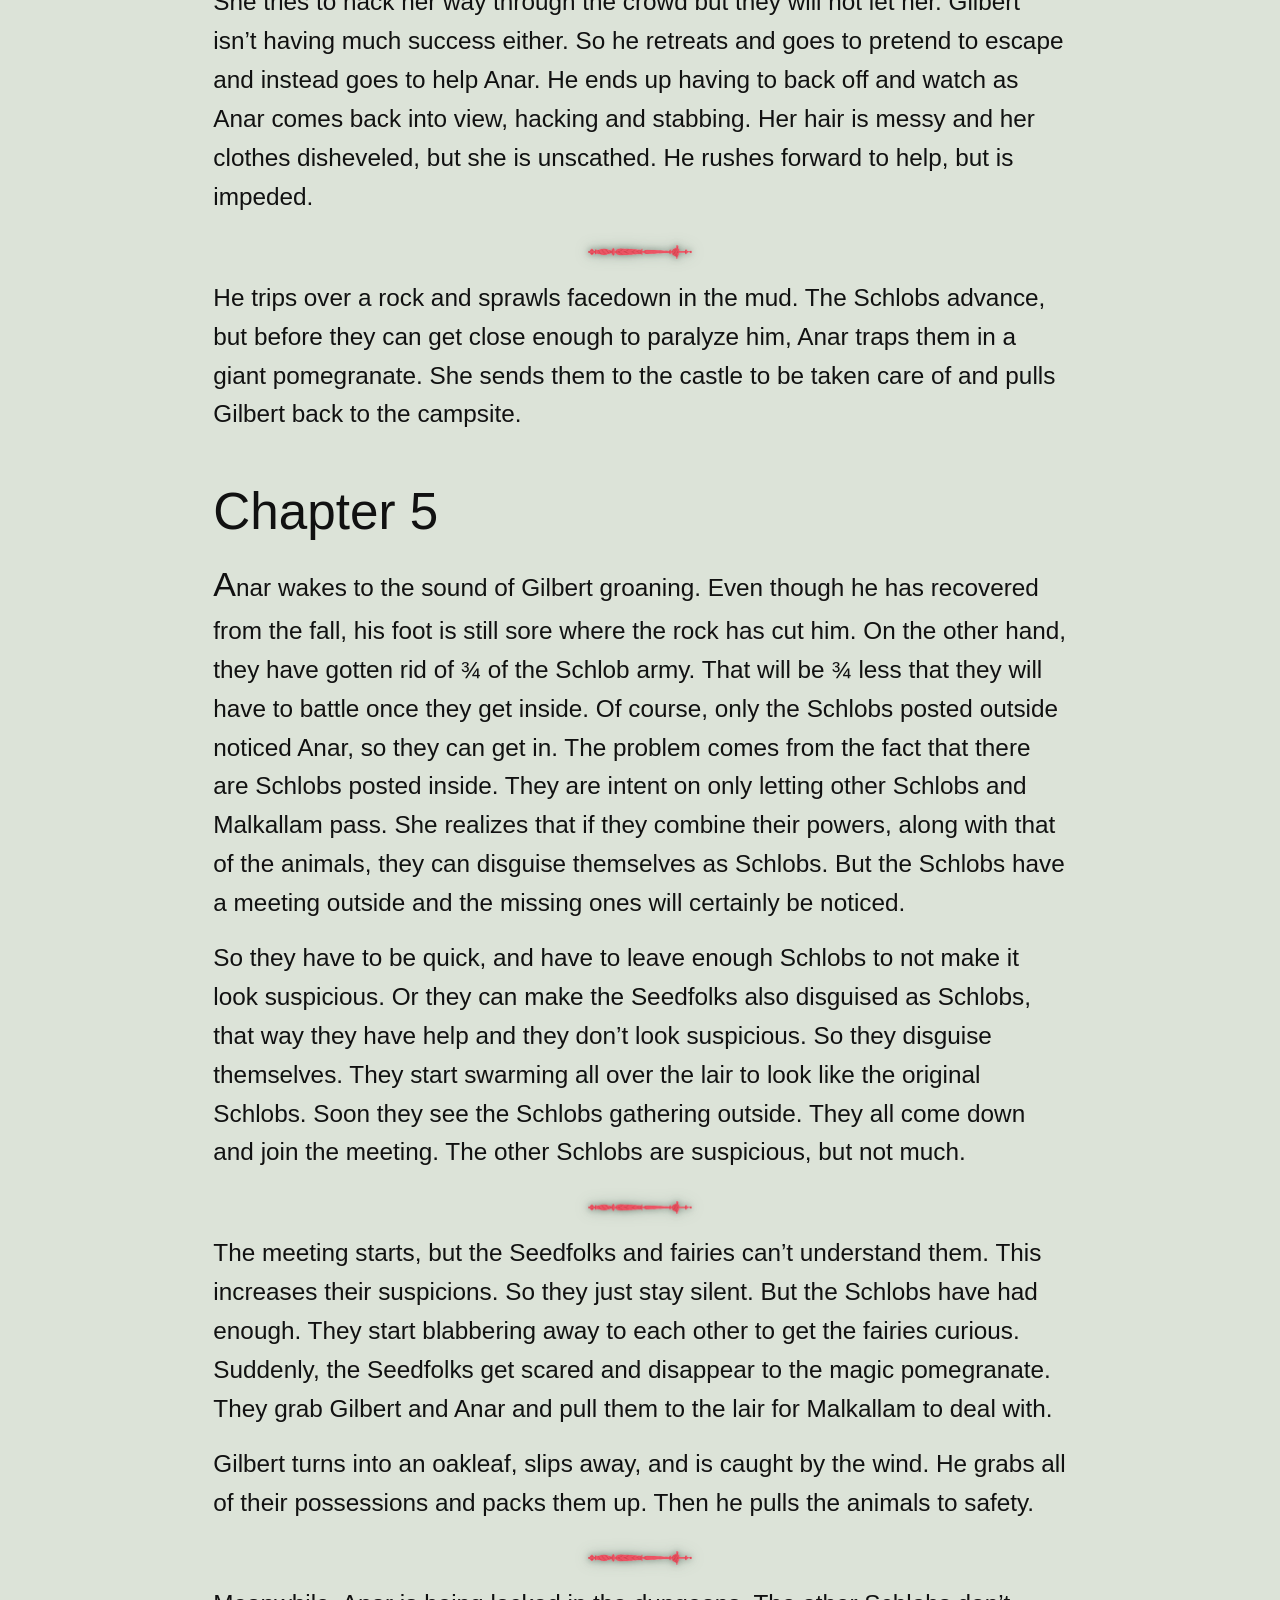
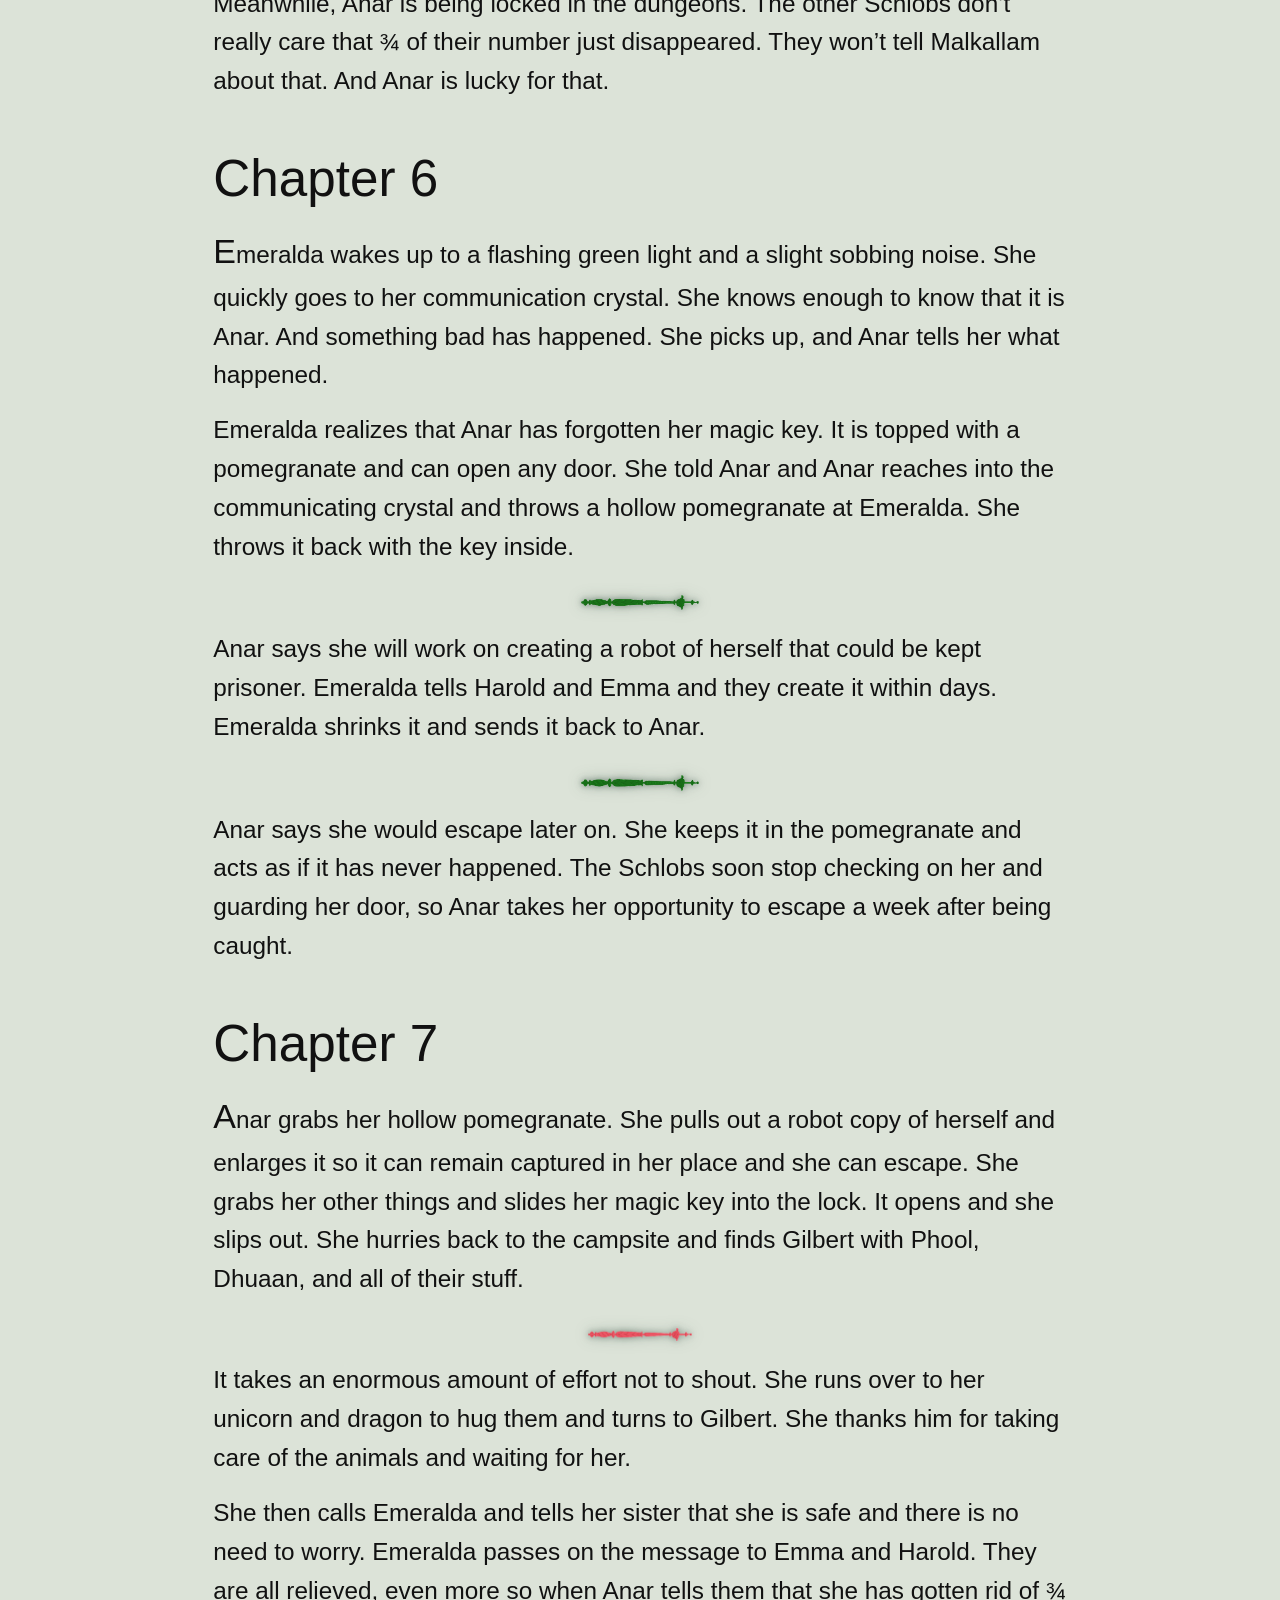
<file: the-sorcerers-last-spell.html>
<!DOCTYPE html>
<html lang="en">
<head>
  <meta charset="UTF-8">
  <meta name="viewport" content="width=device-width, initial-scale=1.0">
  <meta name="color-scheme" content="light dark">
  <title>The Sorcerer's Last Spell | Anvi Anand</title>
  <link rel="stylesheet" href="style.css">
  <link rel="icon" type="image/png" href="logo.png">
</head>
<body>
  <nav>
    <a class="brand" href="index.html"><img class="logo" src="logo.png" alt="">Anvi Anand</a>
    <div class="dropdown">
      <button class="drop-btn" type="button" aria-haspopup="true" aria-expanded="false">My Writing &#9662;</button>
      <ul class="menu">
        <li><a href="enchanted-clash.html">Enchanted Clash</a></li>
        <li><a href="what-remains.html">What Remains</a></li>
        <li><a href="sapphire-bay.html">Sapphire Bay</a></li>
      </ul>
    </div>
  </nav>
  <main class="cover-page">
    <img class="full-cover" src="enchanted-clash-cover.webp" alt="Cover of Enchanted Clash: The Sorcerer's Last Spell, by Anvi Anand">
  </main>
  <section class="about story">
    <h2>Prologue</h2>
    <p><b>M</b>alkallam, the Black Sorcerer, otherwise known as the Sorcerer of Kerhjer Valley, immediately notices the bulk that sets one building’s silhouette apart from the others. This is Castle Ghelder, decorated magically with the symbols of the current royal family. They could never look anything less than if they are in their prime. At this moment it is covered in diamonds (King Harold), sapphires (Queen Emma), emeralds (Crown Princess Emeralda), and pomegranates (Princess Anar). The king has hated Malkallam as long as he could remember, for cursing the kingdom to have no less than 5 sorcerers and no more than 1000 fairies.</p>
    <div class="divider"><img src="dividers/divider-0.png" alt="" style="width:8.8em"></div>
    <p>It is getting close to twilight, when Malkallam’s powers are strongest. He will leave none too subtle hints that he is back from his exile in Kerhjer. And he is up to mischief again. Eventually, he will lure the royals to his lair, hold them prisoner, and take over the throne. All this thought process takes enough time that it is twilight by the time he pulls himself back to reality.</p>
    <div class="divider"><img src="dividers/divider-0.png" alt="" style="width:8.8em"></div>
    <p>He gathers up his magic wand and looks into his crystal ball. It is like a spy camera that lets him see wherever he desires. And right now it is showing him all the royals and servants. The king and queen are getting ready for bed, the princesses are asleep, and the servants are gathered in their dining hall eating supper. They are all distracted, and no one will notice as he goes to the stables, the dragon barn, and the tallest tower.</p>
    <p>Very quietly, he crosses the courtyard, and lightly taps the stable gate with his wand. It is well oiled, and swings open silently, letting him in. He enters, and goes straight to the princess’s unicorn, Joy. He turns half of Joy’s tail black and stabs her with a poisoned knife. She doesn’t wake. Malkallam breathes a sigh of relief.</p>
    <p>He exits, and crosses to the dragon barn. He goes to the queen’s dragon, Hope, and turns her flames purple and shoots the tip of her tail with a poisoned arrow. Then he leaves, wraps his cloak around himself, and disappears with a crack.</p>
    <p>He teleports to the top of the bell tower, dispatches a Schlob, and tiredly, (teleportation drains him of energy) taps a diamond with his wand. He sucks up the Schlob and releases it into the diamond. If a magical symbol is touched by a wand, the owner of the wand can control the magic source of that fairy. Also, if a Schlob possesses it, the fairy’s magic disappears. He gazes again into the crystal ball and sees King Harold in his room, his whitish glow fading, his wings going limp.</p>
    <div class="divider"><img src="dividers/divider-0.png" alt="" style="width:8.8em"></div>
    <p>He goes over to the seeing pool and floats a leaf on it. On the leaf he places a folded piece of paper for the fairies to find. He thinks it is a sign of his rebellion. But is it?</p>
    <p>He decides not to worry about the younger princess, for she is not a threat. The king, however, is very strong and good with the sword, Queen Emma is an excellent shot, and Crown Princess Emeralda is very dangerous on a unicorn. He doesn’t know of Anar’s skill with the sling.</p>
    <p>When they awake, they will be met with a terrible surprise. He leaves the castle, but doesn't notice that one of the pomegranates decorating it is watching him.</p>
    <div class="divider"><img src="dividers/divider-0.png" alt="" style="width:8.8em"></div>
    <p>It scurries off, wakes Princess Anar, Emeralda’s twin, and warns her. She turns into a pomegranate and flies off after Malkallam. She turns around at a muffled whinny. She goes to the stables and discovers Joy. Joy wakes up, stands up, and tries to say something. However a couple seconds later, she collapses. It is the work of Malkallam.</p>
    <h2>Chapter 1</h2>
    <p><b>Q</b>ueen Emma wakes up to the sound of crackling. She gets dressed and flies downstairs for breakfast, brushing her long strawberry blonde hair as she goes. She goes outside the sleeping rooms and sees the wall of the castle. It is usually decorated with diamonds. But now, it is covered in cracked diamonds. This is what woke her up.</p>
    <p>She goes to check on Harold, but he is not in the dining hall. She goes to his bedchambers and lets out a strangled cry. He isn’t glowing with his aura the way he normally did. She wakes him and he gets dressed. Then they go outside. Harold tries to fly to the dining hall, but he falls straight onto the grassy field underneath. And lies there, unmoving. His normally brown hair is streaked with purple.</p>
    <div class="divider"><img src="dividers/divider-1.png" alt="" style="width:7.4em"></div>
    <p>Emma immediately calls Emeralda and Anar. They come and she tells them to fetch Chloe, the Royal Healer. They fly off to the Royal Infirmary. They return minutes later with Chloe, who is holding a rolled up mint leaf.</p>
    <p>She unrolls it and pulls out her magic wand. She turns the leaf into a stretcher and magicks Harold onto it. She takes him up to the infirmary. Anxiously, Emma follows her.</p>
    <div class="divider"><img src="dividers/divider-1.png" alt="" style="width:7.4em"></div>
    <p>After checking Harold over, Chloe tells Emma that he is simply unconscious from the fall. Emma is relieved but that feeling disappears as soon as Chloe reports that his magic has somehow disappeared. She goes to see the princesses, and finds them in the stables, huddled over a shape that could only be Joy.</p>
    <p>Tears flowing down her cheeks, Emeralda tells Emma what has happened. Emma immediately recognizes Malkallam’s magic. She makes a large sapphire and puts Joy on it. Then she takes Joy and the girls back to the infirmary. Chloe sees what happened. She takes Joy to the animal room and sees the poison. She recognizes it as the poison of a deathberry, or yew. She knows that the only antidote is the paste made of crushing water lily petals.</p>
    <div class="divider"><img src="dividers/divider-1.png" alt="" style="width:7.4em"></div>
    <p>Water lilies are rare and mostly found in the house of Rose the Flower Fairy. Anar says that she will go and heads off to the stables to collect her unicorn, Phool. She rides Phool to the house of Rose, inside a large rose.</p>
    <p>Rose says that she will help and gives Anar 5 lilies. She takes them back to Chloe, and Chloe crushes them to a paste. She spreads it like a salve on the wound, and Joy wakes up. Chloe says that she will have to stay in the infirmary overnight to make sure all the poison is gone before she is exercising again.</p>
    <div class="divider"><img src="dividers/divider-1.png" alt="" style="width:7.4em"></div>
    <p>Then they hear a growl. Emma recognizes it as Hope. They go to the barn. Hope starts trying to say something but instead coughs up a lot of purple smoke and some sparks. Emeralda notices that there is poison involved. Chloe says that that is correct. But it isn't yew. Instead it is poisonous fungi and that the cure is finding a non-poisonous fungi and eating it. She has plenty of that, so she feeds it to Hope, and tells Emma to bring Rainbow, the color fairy. She does, and Chloe asks Rainbow to restore Hope’s smoke color, and Joy’s tail color.</p>
    <p>Then they all go to the seeing pool and see what Malkallam has done. They also see the “sign of rebellion” and unfold it to read a prophecy. Then they see the Schlob and find out that it is possessing the diamonds of the castle. They call all their friends, and they each take a group of crystals and focus on removing the Schlob from it.</p>
    <div class="divider"><img src="dividers/divider-1.png" alt="" style="width:7.4em"></div>
    <p>As they do this, the Schlob’s outline grows stronger on the top of the tower, and Harold gets his magic back. The diamonds grow whole again. Harold flies down, but crashes straight into Chloe. Chloe notes that he is still dizzy from the fall and takes him back to the infirmary.</p>
    <p>Then Anar hops up on Phool, grabs her sling and bag of lead missiles and takes off toward the Schlob. She loads up her sling, whirls it over her head, and sends it flying into the Schlob’s arm. The Schlob tries to envelop her in shadow to suck out her life force, but Anar keeps changing position so the Schlob will not have enough time in one position. She hits the Schlob in the abdomen, knocking it off the tower. It keeps getting snagged by the pomegranates, and they keep throwing darts at it and weakening its power. In the end, it hit the ground, and gets speared on top of a super long spike that penetrates to its heart and it is all over.</p>
    <div class="divider"><img src="dividers/divider-1.png" alt="" style="width:7.4em"></div>
    <p>Phool sails back to the ground, lilac mane and tail flying, and everyone congratulates her and Anar, then Anar takes Phool back to the stables. Phool takes a generous sip of water and eats some oats. Then Anar goes back to check on Harold.</p>
    <p>He is resting and Chloe says he should be fine by the evening. She tells this to Emma and Emeralda and they are relieved. The rest of the day is like normal until Harold is released from the infirmary.</p>
    <h2>Chapter 2</h2>
    <p><b>“I</b>n shadows deep where sorrow dwells,</p>
    <p>A fairy’s heart with courage swells.</p>
    <p>To break the curse of darkened fate,</p>
    <p>She’ll wield her magic, strong and great.</p>
    <p>With wings of light and spirit bold,</p>
    <p>She’ll face the sorcerer, fierce and cold.</p>
    <p>Through trials fierce, her heart will guide,</p>
    <p>Releasing hope where fear once tried.</p>
    <p>This fairy will risk her life,</p>
    <p>In bringing the kingdom back to light.</p>
    <p>With sunlight above, she dispels the strife,</p>
    <p>Chasing away darkness, a wondrous delight.</p>
    <p>Pomegranates sparkle in the warm daylight,</p>
    <p>Each seed like a treasure, vivid and bright.</p>
    <p>With her magic and laughter, she sets wrongs to right,</p>
    <p>Reviving the kingdom, all hearts feel the light.”</p>
    <p>The words of the prophecy ring in Anar’s mind as she grooms Phool. But there is nothing she can do about it. Harold soon recovers and is released from the infirmary. However, every time he sleeps, he has lots of horrible nightmares. He describes some of these to Emma, Emeralda, and Anar and they are horrified.</p>
    <p>Remembering the prophecy, Anar asks Emma if she can go after Malkallam. Emma refuses. So Anar asks Harold. He agrees under these conditions. That she travel with her sling ever ready to use, go with both Phool and her dragon Dhuaan, take her magic pomegranate in case she needs her Seedfolks, and carry three communicating crystals; one for Emeralda, one for Gilbert, the knight and fairy of the oakleaf, and one for the legendary Ron, a King’s Watchman.</p>
    <div class="divider"><img src="dividers/divider-2.png" alt="" style="width:6.5em"></div>
    <p>Anar agrees, packs up her kit, with her sling, lead missiles, compass, magic pomegranate, wand, cloak, communicating crystals, travel rations, apples, berries, tent, ruby armor, and a canteen of pomegranate juice, and heads off to the stables. She grabs her saddle, bridle, and saddlebags. She saddles up Phool and fills her saddlebags.</p>
    <p>She leads Phool outside, tethers her to a tree, and brings Dhuaan. She puts a second saddlebag on Dhuaan, so whatever she would not need easy reach to, she could keep separate. All that remains with Phool is her pomegranate, lead missiles, sling, compass, armor, communicating crystals, wand, and canteen. The rest is with Dhuaan. Dhuaan blows out a puff of smoke signifying that he is ready.</p>
    <div class="divider"><img src="dividers/divider-2.png" alt="" style="width:6.5em"></div>
    <p>Anar climbs into Phool's saddle and they take off. They fly south, as that is the only land that Malkallam could find in the country of Ghelder. Occasionally, Anar checks their direction on her compass and corrects their course, or takes a swig from her canteen.</p>
    <p>She stops at night, unsaddling Phool, giving her an apple and Dhuaan some berries, sets up her pomegranate-shaped tent, and eats some rations. She rolls up in her cloak, gets in the tent, and sleeps. The next morning, she packs up, goes to a spring and fills up her magic canteen, in which water turns to pomegranate juice, which heals her, and gets on her way.</p>
    <div class="divider"><img src="dividers/divider-2.png" alt="" style="width:6.5em"></div>
    <p>She travels into late afternoon, and catches sight of a skull on a pole. She knows this is a sign that she is going in the right direction. A few hundred meters off, she finds a crystal ball, put so Malkallam can spy without having to go very far. The sky blackens, and she finds herself at the edge of Kerhjer Valley.</p>
    <h2>Chapter 3</h2>
    <p><b>E</b>meralda wakes up and goes to see where Anar is. She isn’t in her bedchamber, the dining hall, stables, or dragon barn. So she asks Emma. Emma responds that she is also looking for Anar. They go to ask Harold. Harold says that he let her go after Malkallam. Emma gets mad and asks why he did it, that it is dangerous there. Harold responds that he set conditions so that Anar is safe, and that she can communicate with Emeralda. Emeralda notices that there is a lump under her pillow. It is a communicating crystal and Anar’s face is just barely visible. This means that she is not using it right now.</p>
    <div class="divider"><img src="dividers/divider-3.png" alt="" style="width:7.4em"></div>
    <p>Emeralda goes downstairs to the dining hall with the crystal in her pocket and jumps suddenly as it flashes green. Emeralda flies to the private garden and takes it out. Anar’s face is crystal clear now and she can just make out Phool and Dhuaan. Flashing green means that someone is trying to call and to take it out is to accept that call.</p>
    <p>She asks where Anar is and Anar answers that she is at Kerhjer Valley but nowhere near Malkallam and his spy cameras. Emeralda is relieved but still slightly worried. She calls Emma and Harold to talk to Anar, and they come over immediately to see her. She says that she is at the edge of Kerhjer Valley but nowhere that Malkallam can spy on her.</p>
    <div class="divider"><img src="dividers/divider-3.png" alt="" style="width:7.4em"></div>
    <p>They make sure that Anar is following Harold's conditions that she travel with her sling ever ready to use, go with both Phool and Dhuaan, take her magic pomegranate, and carry three communicating crystals; one for Emeralda, one for Gilbert, and one for Ron.</p>
    <p>Of course, she follows them all the time.</p>
    <p>She would never ever let Harold and Emma down.</p>
    <p>Or Emeralda.</p>
    <p>Emeralda most of all.</p>
    <p>Emeralda asks how many more Schlobs there are. There are thousands. But Anar has millions of Seedfolks. Schlobs are made by sucking the life force out of people. On the contrary, Seedfolks are made automatically depending on space in the pomegranate. And as soon as a Seedfolk dies, it is reborn in the pomegranate. If a Schlob dies, it is gone forever. Seedfolks can shoot pomegranate juice, deadly to their enemies. Schlobs can only try to envelop somebody in shadow, suck out their life force, get more powerful and kill the enemy.</p>
    <div class="divider"><img src="dividers/divider-3.png" alt="" style="width:7.4em"></div>
    <p>But this takes time, at least 5 minutes, so Malkallam has supplied them with paralyzers so that if the enemy is still for more than 30 seconds, it can paralyze them. This is not good in battle and the good guys have to keep moving on their feet.</p>
    <h2>Chapter 4</h2>
    <p><b>A</b>nar looks at the center of Kerhjer Valley and sees a moving mass of black. It is Malkallam’s lair and it is swarming with Schlobs. With all the Schlobs, Anar can not tell where the entrance is, so she guesses that the place with a path leading to it is the door. She does not want to go through the heavily guarded door, so she goes around the place to the opposite side of the front door, where she assumes there is a less guarded back door.</p>
    <p>It is <i>not </i>less guarded, but it is a door. Instead, it is <i>more</i> guarded than the front door, to keep invaders out. She devises a clever tactic. She will pretend to be going through the front door, but call on Gilbert while all the Schlobs are distracted and have him go inside while she is fighting, then get an army of oakleaves and help her defeat them from the inside to let her in, and destroy all the Schlobs.</p>
    <div class="divider"><img src="dividers/divider-2.png" alt="" style="width:6.5em"></div>
    <p>They would have to go and get wonderful weapons, so she would camp out of sight of the Schlobs and talk to Emeralda for weapons and Gilbert for help. She backtracks to the place where she has first seen the lair and takes out her crystals. She calls Emeralda and talks to her for a while, and then asks Emeralda to send her Gilbert’s backup weapons and shield. Then she calls Gilbert and asks him to come.</p>
    <div class="divider"><img src="dividers/divider-2.png" alt="" style="width:6.5em"></div>
    <p>He appears in minutes with his unicorn, dragon, weapons, shield, and backups. He gives the backups to Anar and Anar gives him a pomegranate with a message inside. He cracks it open and starts to eat it, and then realizes that there is a hollow where seeds were clumped together in the center. She has transformed the paper into a clump of seeds which would transform back as soon as it is touched by another fairy symbol. Gilbert pulls it out and brushes it with an oakleaf. It becomes a paper with Anar’s plans to siege the castle on it.</p>
    <div class="divider"><img src="dividers/divider-2.png" alt="" style="width:6.5em"></div>
    <p>They camp the night, and then gallop away to their stations to wait out the time until midday, when Schlobs has the least power and fairies has the strongest power. They put the plan in motion, but she has underestimated the Schlobs and is surrounded.</p>
    <div class="divider"><img src="dividers/divider-2.png" alt="" style="width:6.5em"></div>
    <p>She tries to hack her way through the crowd but they will not let her. Gilbert isn’t having much success either. So he retreats and goes to pretend to escape and instead goes to help Anar. He ends up having to back off and watch as Anar comes back into view, hacking and stabbing. Her hair is messy and her clothes disheveled, but she is unscathed. He rushes forward to help, but is impeded.</p>
    <div class="divider"><img src="dividers/divider-2.png" alt="" style="width:6.5em"></div>
    <p>He trips over a rock and sprawls facedown in the mud. The Schlobs advance, but before they can get close enough to paralyze him, Anar traps them in a giant pomegranate. She sends them to the castle to be taken care of and pulls Gilbert back to the campsite.</p>
    <h2>Chapter 5</h2>
    <p>Anar wakes to the sound of Gilbert groaning. Even though he has recovered from the fall, his foot is still sore where the rock has cut him. On the other hand, they have gotten rid of ¾ of the Schlob army. That will be ¾ less that they will have to battle once they get inside. Of course, only the Schlobs posted outside noticed Anar, so they can get in. The problem comes from the fact that there are Schlobs posted inside. They are intent on only letting other Schlobs and Malkallam pass. She realizes that if they combine their powers, along with that of the animals, they can disguise themselves as Schlobs. But the Schlobs have a meeting outside and the missing ones will certainly be noticed.</p>
    <p>So they have to be quick, and have to leave enough Schlobs to not make it look suspicious. Or they can make the Seedfolks also disguised as Schlobs, that way they have help and they don’t look suspicious. So they disguise themselves. They start swarming all over the lair to look like the original Schlobs. Soon they see the Schlobs gathering outside. They all come down and join the meeting. The other Schlobs are suspicious, but not much.</p>
    <div class="divider"><img src="dividers/divider-2.png" alt="" style="width:6.5em"></div>
    <p>The meeting starts, but the Seedfolks and fairies can’t understand them. This increases their suspicions. So they just stay silent. But the Schlobs have had enough. They start blabbering away to each other to get the fairies curious. Suddenly, the Seedfolks get scared and disappear to the magic pomegranate. They grab Gilbert and Anar and pull them to the lair for Malkallam to deal with.</p>
    <p>Gilbert turns into an oakleaf, slips away, and is caught by the wind. He grabs all of their possessions and packs them up. Then he pulls the animals to safety.</p>
    <div class="divider"><img src="dividers/divider-2.png" alt="" style="width:6.5em"></div>
    <p>Meanwhile, Anar is being locked in the dungeons. The other Schlobs don’t really care that ¾ of their number just disappeared. They won’t tell Malkallam about that. And Anar is lucky for that.</p>
    <h2>Chapter 6</h2>
    <p>Emeralda wakes up to a flashing green light and a slight sobbing noise. She quickly goes to her communication crystal. She knows enough to know that it is Anar. And something bad has happened. She picks up, and Anar tells her what happened.</p>
    <p>Emeralda realizes that Anar has forgotten her magic key. It is topped with a pomegranate and can open any door. She told Anar and Anar reaches into the communicating crystal and throws a hollow pomegranate at Emeralda. She throws it back with the key inside.</p>
    <div class="divider"><img src="dividers/divider-3.png" alt="" style="width:7.4em"></div>
    <p>Anar says she will work on creating a robot of herself that could be kept prisoner. Emeralda tells Harold and Emma and they create it within days. Emeralda shrinks it and sends it back to Anar.</p>
    <div class="divider"><img src="dividers/divider-3.png" alt="" style="width:7.4em"></div>
    <p>Anar says she would escape later on. She keeps it in the pomegranate and acts as if it has never happened. The Schlobs soon stop checking on her and guarding her door, so Anar takes her opportunity to escape a week after being caught.</p>
    <h2>Chapter 7</h2>
    <p>Anar grabs her hollow pomegranate. She pulls out a robot copy of herself and enlarges it so it can remain captured in her place and she can escape. She grabs her other things and slides her magic key into the lock. It opens and she slips out. She hurries back to the campsite and finds Gilbert with Phool, Dhuaan, and all of their stuff.</p>
    <div class="divider"><img src="dividers/divider-2.png" alt="" style="width:6.5em"></div>
    <p>It takes an enormous amount of effort not to shout. She runs over to her unicorn and dragon to hug them and turns to Gilbert. She thanks him for taking care of the animals and waiting for her.</p>
    <p>She then calls Emeralda and tells her sister that she is safe and there is no need to worry. Emeralda passes on the message to Emma and Harold. They are all relieved, even more so when Anar tells them that she has gotten rid of ¾ of the Schlob numbers.</p>
    <p>They are more proud than relieved because they know Anar can take care of herself. They tell her that she can call on them whenever she needs help and they will come. Gilbert manages to put in one hello before they hang up.</p>
    <div class="divider"><img src="dividers/divider-2.png" alt="" style="width:6.5em"></div>
    <p>The following morning sees Anar and Gilbert preparing to attack Malkallam and his lair, and to turn the lair to a pile of dust with its owner inside.</p>
    <p>The sorcerer’s curse would finally be broken, and the kingdom would be free again.</p>
    <h2>Chapter 8</h2>
    <p><b>A</b>nar and Gilbert are astounded at how much Malkallam has bumped up security. Or not bumped up. All he has done is hire a goblin called Korgul and is paying him in obsidian (before he became a sorcerer, he was the Obsidian Fairy. Now that is the king’s advisor, Gejcon).</p>
    <p>Korgul will be his sidekick for 5 pounds of obsidian a day. Malkallam is more than happy to provide that. Anar and Gilbert know this from their careful scouting trips to various cracks, doors, and windows. They are spying on Malkallam and the Schlobs.</p>
    <div class="divider"><img src="dividers/divider-4.png" alt="" style="width:6.5em"></div>
    <p>They create a plan to sack the castle. Anar will call Emeralda, Emma, and Harold and have them distract the Schlobs and she and Gilbert will be inside finding Malkallam. They will then become their symbols with wings and fly away. (When you lose your position as a fairy, you lose your wings and wand and any other magic items.) Once they found Malkallam, they would bring him outside, release the Seedfolks and an army of oakleaves and battle him and his remaining Schlobs.</p>
    <div class="divider"><img src="dividers/divider-4.png" alt="" style="width:6.5em"></div>
    <p>They put this plan in motion by gathering all they need and relieving the animals of the rest. The rest will stay in a hidden crevice in the campsite. They only keep their weapons, wands, communicating crystals, and canteens.</p>
    <p>For Anar, weapons means sling, least missiles, Gilbert's backup sword and shield, and armor made of the strongest ruby. For Gilbert this means his pen sword, wristwatch shield, and crystal armor. He had procured this armour from the crystal mountains in the northwest of Ghelder.</p>
    <div class="divider"><img src="dividers/divider-4.png" alt="" style="width:6.5em"></div>
    <p>Anar pulls out her communicating crystal that connects with Emeralda and calls her sister. Emeralda picks up and Anar tells her her plan. Emeralda says she will bring Emma, Harold, and their unicorns and dragons.</p>
    <p>They appear some minutes later with their battle kits. It is time to free the kingdom.</p>
    <div class="divider"><img src="dividers/divider-4.png" alt="" style="width:6.5em"></div>
    <p>The Schlobs were very easy to distract, so Anar and Gilbert went inside. They search through every wall, door, nook, and cranny. In the end they find a trapdoor in the ceiling and find a portal inside.</p>
    <p>They go through the portal and find 10 layers of locked doors. Gilbert groans in despair, but Anar brightens him up with her key. It unlocks the doors, as the keys were forged after Malkallam left the kingdom. They find Malkallam’s evil laboratory.</p>
    <p>It is all black and obsidian to the castle’s style. Malkallam is inside, bent over a table. He is fashioning a crown. It is obsidian, but otherwise an exact copy of the crown of Ghelder. He expects to become king.</p>
    <p>They loop a rope of pomegranate vines around his wrists and tie them together. They drag him outside and only then untie him. Untying him is a mistake. He lunges at them to try and pull them to the ground, but the royal family is too fast for him. Anar trips him and in his mad rush comes crashing down face first. A pool of blood spreads. They have pulled paralyzers from the Schlobs whom they have killed and shoot Malkallam with them.</p>
    <div class="divider"><img src="dividers/divider-4.png" alt="" style="width:6.5em"></div>
    <p>He freezes and Gilbert and Anar tie him up head to foot and back him against the castle wall so he can not escape.</p>
    <p>Then they get rid of the rest of the Schlobs, all the while Malkallam regaining consciousness. His nose is agony. It is broken but he can not do anything. The best he can do is distract himself from it. He is realizing what is happening, and knows that he has to do something.</p>
    <h2>Chapter 9</h2>
    <p><b>M</b>alkallam has discovered that he could summon things from wherever he wants. So he pulls his knife to him and his wand. He cuts himself free. Then he sneaks up on the princess, the younger one.</p>
    <p>Anar notices this and swiftly sticks a pomegranate on the blade of his knife. She also dispatches Seedfolks to get rid of him. But this is not that easy. He slices the pomegranate in half, releasing juices from it, and sprays poison at her from his wand. Anar gets a faceful of the stuff and stumbles backward. Emma grabs 2 crystals from her pocket and whispers something into them.</p>
    <div class="divider"><img src="dividers/divider-5.png" alt="" style="width:10.8em"></div>
    <p>Chloe appears some minutes later with a canteen and water lily paste.Anar is quickly losing consciousness and the Seedfolks losing power.</p>
    <p>Chloe washes away the poison and feeds Anar water lily paste. Malkallam is enraged and throws away his shield, then lunges at Chloe. She turns into a mint leaf and Anar turns into a miniscule pomegranate that can be carried by the leaf. They come back into the battle and everyone becomes their symbol. Malkallam is faced with a diamond, an emerald, a sapphire, a pomegranate, a mint leaf, and an oakleaf. He shoots deadly araucania poison at the fairies. Only Anar escapes. Everyone else gets hit by the poison. They turn back to their true forms and collapse to the ground.</p>
    <div class="divider"><img src="dividers/divider-5.png" alt="" style="width:10.8em"></div>
    <p>Anar tells Ron to come and bring arrows made of light. Attacking the enemy with weapons made of light is the only way to heal anyone with this poison. Three King’s Watchmen appear as well, instantly recognizable as Ron, his friend Eugene, and his apprentice Ian. They heal the fairies by shooting arrows fashioned with light at Malkallam. The fairies slowly got to their feet and then suddenly went over to Malkallam. He is controlling them and Anar has to get them back.</p>
    <h2>Chapter 10</h2>
    <p><b>A</b>nar creates a huge storm of fairy dust and covers Malkallam with it. It breaks his hold over Emeralda only. The two of them start shooting magic at him. It does not work at first as the spells are a little weak. But gradually the spells grow stronger and start to push him backward. He stumbles and is forced against the wall. This breaks his hold over the other fairies and they go over to the two girls.Malkallam is now faced with 6 fairies and 3 elves.</p>
    <p>He does not recognize this as a lost battle and still tries to destroy them. The Seedfolks disappear as Anar tells them to. Then all the fairies and elves merge into a large fairy shape made of fairy dust. Then Malkallam knows he can never win on his own. He calls Korgul to him and is ready to defend his life. The fairy made of fairy dust towers over Malkallam. He tries to hit it with a dart but misses. Korgul starts forward and suddenly freezes with a surprised expression. The fairy has sent a blast of dust at him. Bits of him turn into fairy dust and blow into the figure. Korgul is gone and the figure is stronger.</p>
    <div class="divider"><img src="dividers/divider-2.png" alt="" style="width:6.5em"></div>
    <div class="divider"><img src="dividers/divider-2.png" alt="" style="width:6.5em"></div>
    <p>It separates into each individual person and all their weapons are invincible because they're now made of fairy dust from the defeated Korgul. They merge the weapons into a javelin which separates into 9, one for each person.</p>
    <p>Ron throws his, hitting Malkallam’s wand arm and turning it into fairy dust. Ian hits the other arm, and Eugene hits a leg. The fairies all throw at the same time and Malkallam becomes a sorcerer-shaped clump of fairy dust. His curse is broken, his lair crumbles, and the kingdom is free from the spell.</p>
    <h2>Epilogue</h2>
    <p><b>B</b>ack at Castle Ghelder, there is a party in full swing. The fairies and elves are the guests of honor for defeating Malkallam. The prophecy is preserved in the royal museum for being instrumental in the defeat of Malkallam.</p>
    <div class="divider"><img src="dividers/divider-6.png" alt="" style="width:8.5em"></div>
    <p>Ian is goofing off and keeps shooting arrows all over the room that explode in a bunch of confetti that shower on Ron’s head. Eugene is laughing at this. Everyone but Ron is enjoying the time and having fun. Ron looks as grim as ever. He does not like attention which he is getting a lot of, and tells Ian that if he does not stop shooting those arrows, he will see how well Ian can shoot with his arms chained to a tree. Ian stops.</p>
    <div class="divider"><img src="dividers/divider-6.png" alt="" style="width:8.5em"></div>
    <p>Later, after the High Chamberlain, Lord Gejcon, has given his speech, and Harold upgrades Anar to Crown Princess, Ron hears something far behind him. He goes closer to hear it better. He hears a blast and sees the confetti too late.</p>
    <p>That is the last straw. He shoots a blast of mind magic at Ian to make him stop.</p>
    <div class="divider"><img src="dividers/divider-6.png" alt="" style="width:8.5em"></div>
    <p>The next day, as everyone goes downstairs for breakfast, Ron pulls Ian away. He reminds Ian of what he said earlier, and makes sure that he is chained to the tree before he goes to the dining hall. The only thing that Ian hears is Ron’s laughter as he leaves, and then Eugene’s as Ron tells him what has just happened.</p>
  </section>
  <script src="script.js"></script>
</body>
</html>
</file>
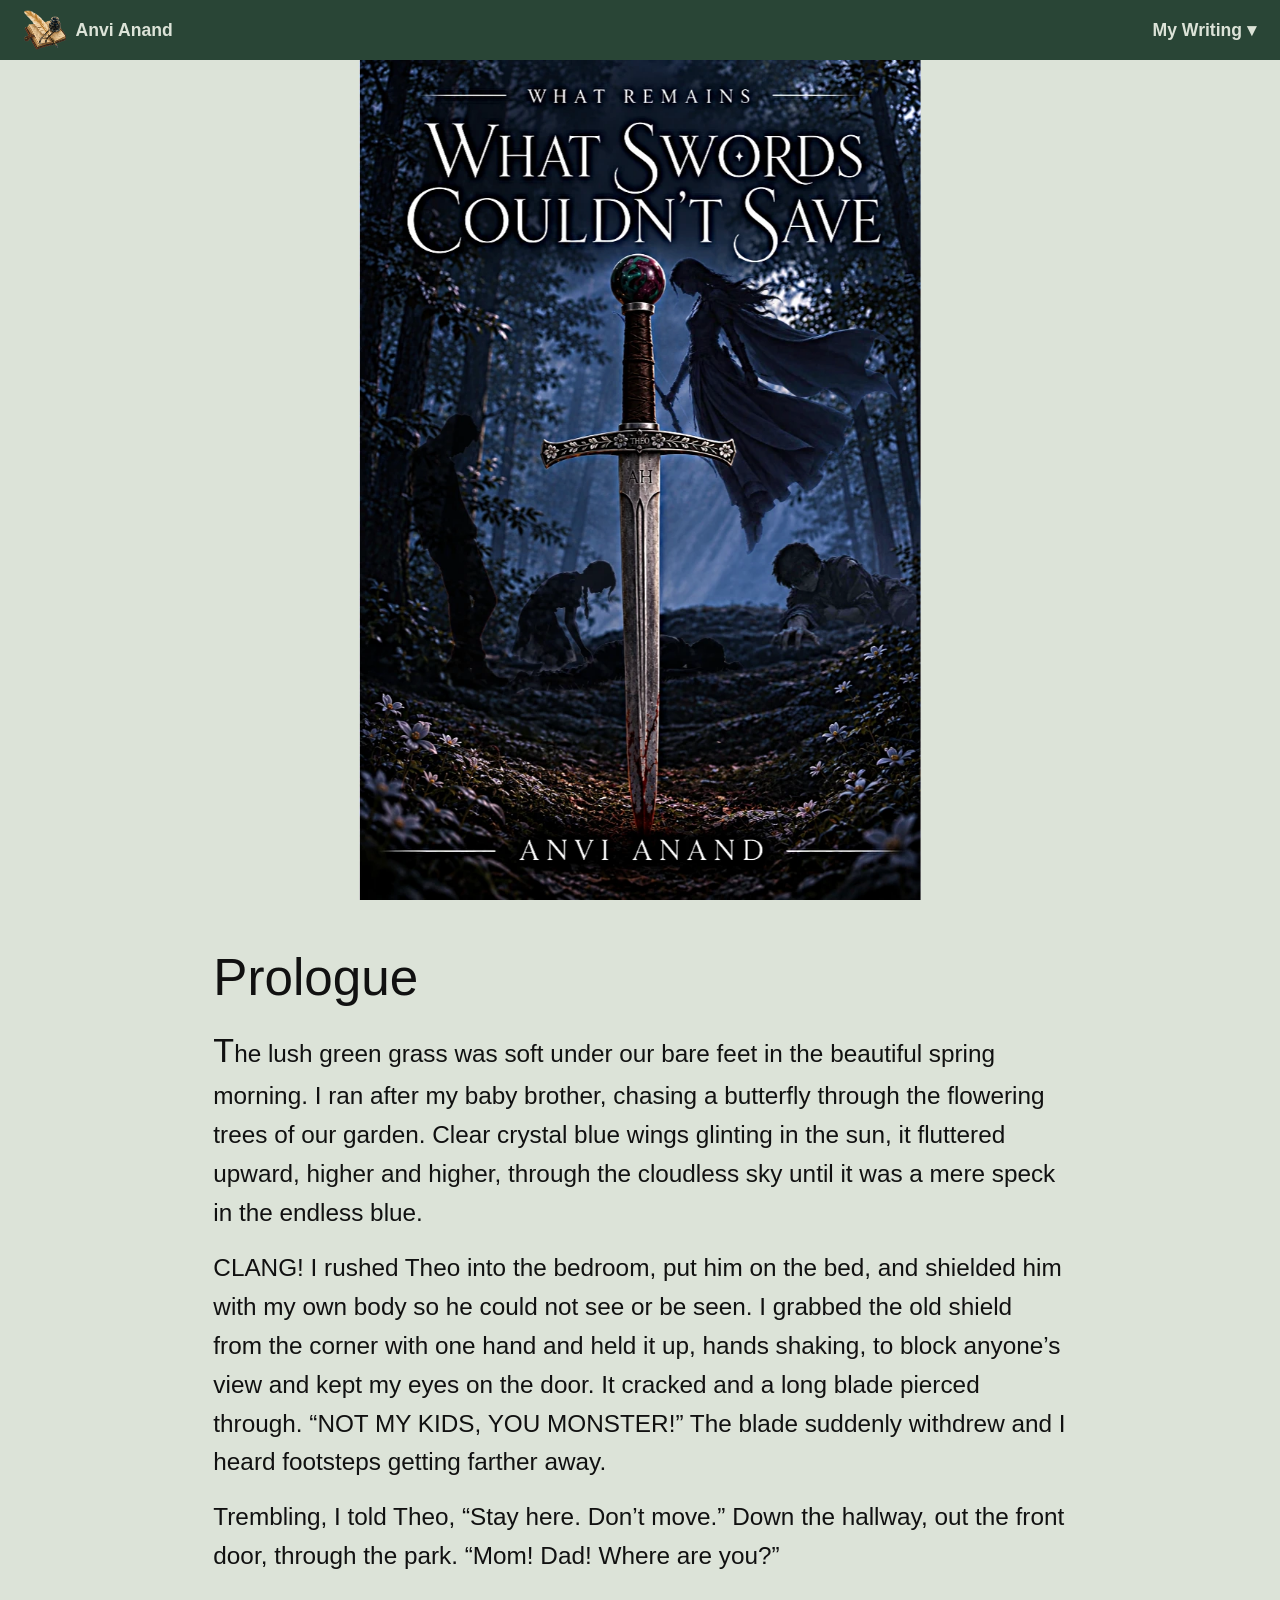
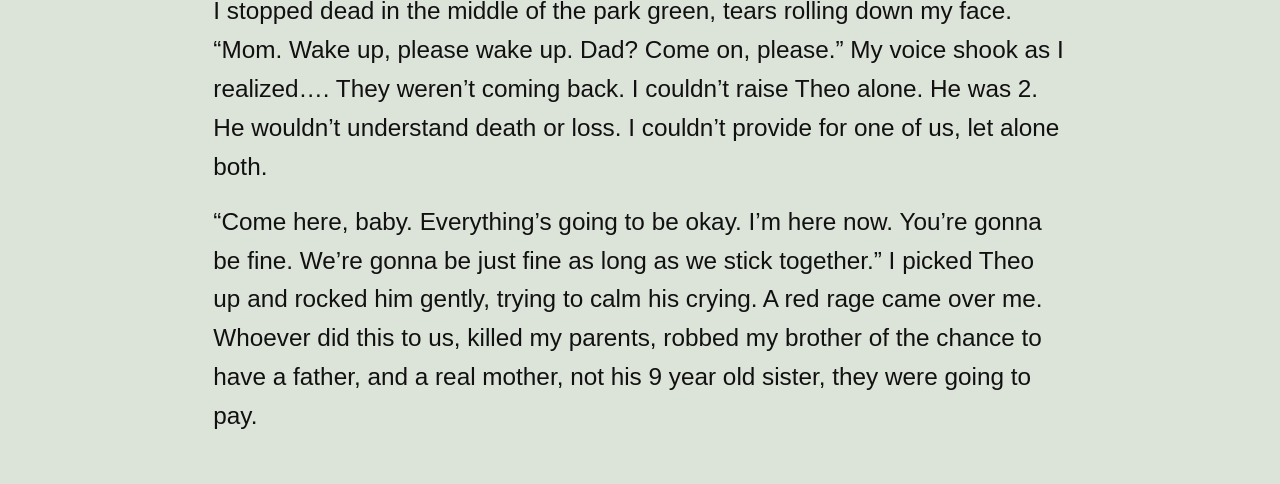
<file: what-remains-sneak-peek.html>
<!DOCTYPE html>
<html lang="en">
<head>
  <meta charset="UTF-8">
  <meta name="viewport" content="width=device-width, initial-scale=1.0">
  <meta name="color-scheme" content="light dark">
  <title>What Swords Couldn't Save | Anvi Anand</title>
  <link rel="stylesheet" href="style.css">
  <link rel="icon" type="image/png" href="logo.png">
</head>
<body>
  <nav>
    <a class="brand" href="index.html"><img class="logo" src="logo.png" alt="">Anvi Anand</a>
    <div class="dropdown">
      <button class="drop-btn" type="button" aria-haspopup="true" aria-expanded="false">My Writing &#9662;</button>
      <ul class="menu">
        <li><a href="enchanted-clash.html">Enchanted Clash</a></li>
        <li><a href="what-remains.html">What Remains</a></li>
        <li><a href="sapphire-bay.html">Sapphire Bay</a></li>
      </ul>
    </div>
  </nav>
  <main class="cover-page">
    <img class="full-cover" src="book-cover.webp" alt="Cover of What Swords Couldn't Save, Book 1 of What Remains">
  </main>
  <section class="about story">
    <h2>Prologue</h2>
    <p>The lush green grass was soft under our bare feet in the beautiful spring morning. I ran after my baby brother, chasing a butterfly through the flowering trees of our garden. Clear crystal blue wings glinting in the sun, it fluttered upward, higher and higher, through the cloudless sky until it was a mere speck in the endless blue.</p>
    <p>CLANG! I rushed Theo into the bedroom, put him on the bed, and shielded him with my own body so he could not see or be seen. I grabbed the old shield from the corner with one hand and held it up, hands shaking, to block anyone’s view and kept my eyes on the door. It cracked and a long blade pierced through. “NOT MY KIDS, YOU MONSTER!” The blade suddenly withdrew and I heard footsteps getting farther away.</p>
    <p>Trembling, I told Theo, “Stay here. Don’t move.” Down the hallway, out the front door, through the park. “Mom! Dad! Where are you?”</p>
    <p>I stopped dead in the middle of the park green, tears rolling down my face. “Mom. Wake up, please wake up. Dad? Come on, please.” My voice shook as I realized…. They weren’t coming back. I couldn’t raise Theo alone. He was 2. He wouldn’t understand death or loss. I couldn’t provide for one of us, let alone both.</p>
    <p>“Come here, baby. Everything’s going to be okay. I’m here now. You’re gonna be fine. We’re gonna be just fine as long as we stick together.” I picked Theo up and rocked him gently, trying to calm his crying. A red rage came over me. Whoever did this to us, killed my parents, robbed my brother of the chance to have a father, and a real mother, not his 9 year old sister, they were going to pay.</p>
  </section>
  <script src="script.js"></script>
</body>
</html>
</file>
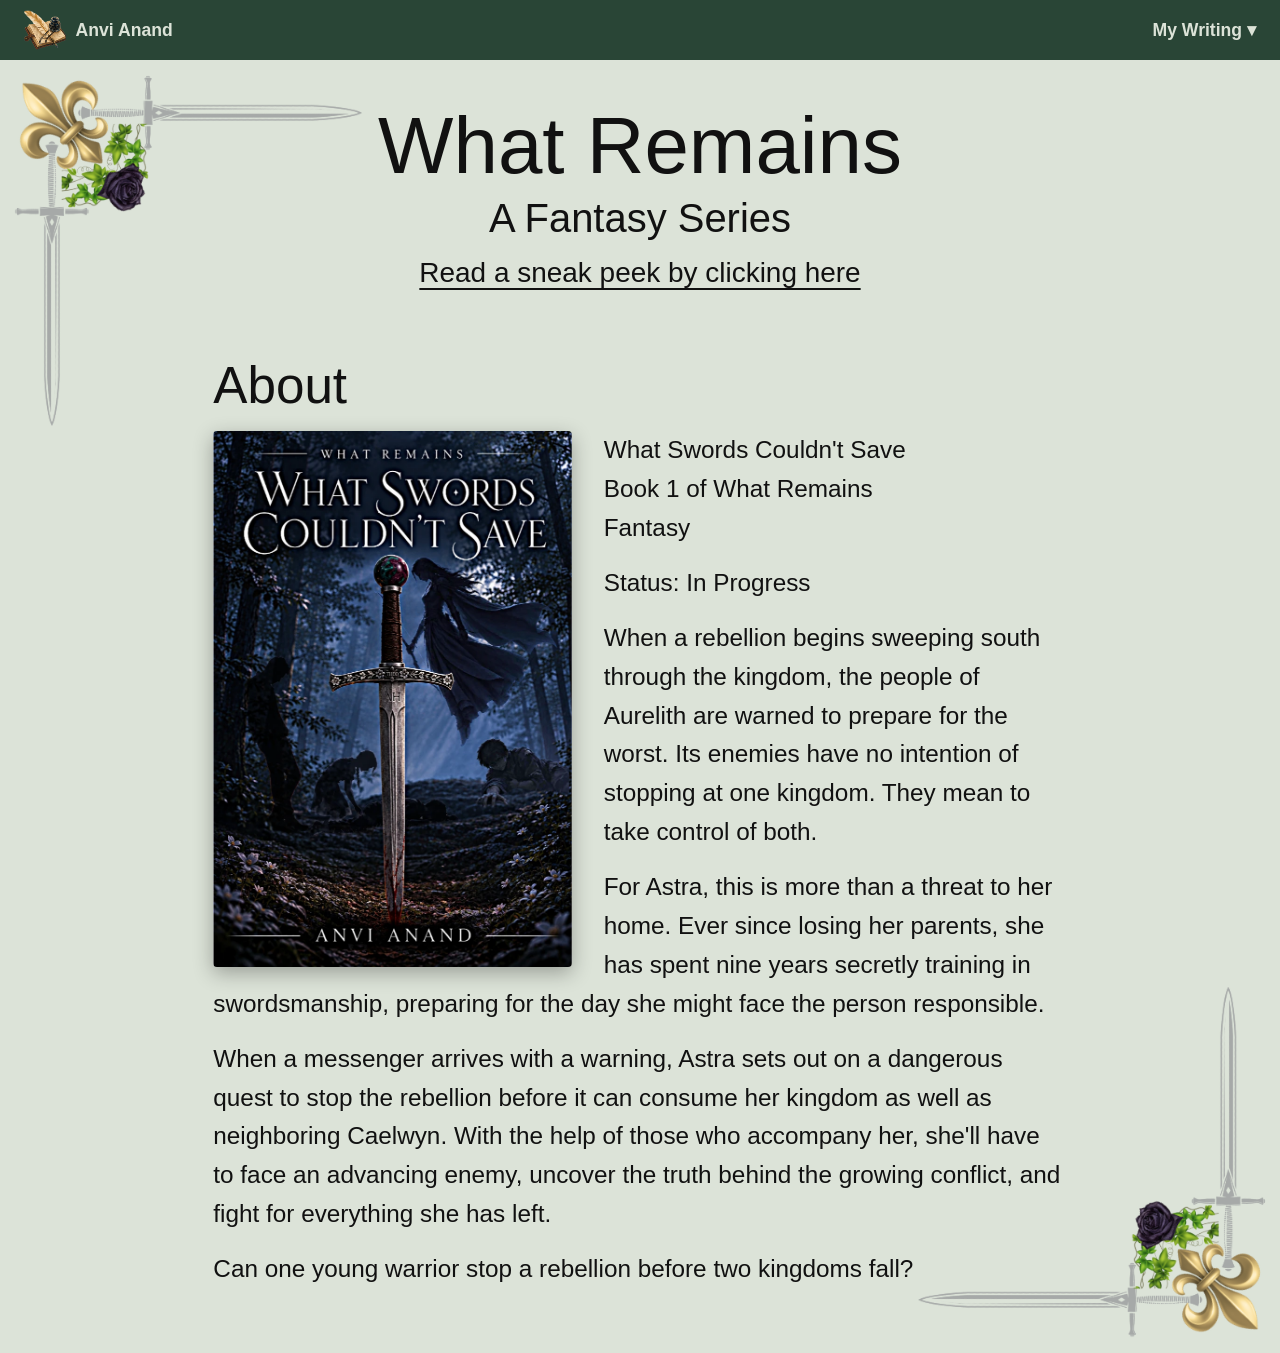
<file: what-remains.html>
<!DOCTYPE html>
<html lang="en">
<head>
  <meta charset="UTF-8">
  <meta name="viewport" content="width=device-width, initial-scale=1.0">
  <meta name="color-scheme" content="light dark">
  <title>What Remains | Anvi Anand</title>
  <link rel="stylesheet" href="style.css">
  <link rel="icon" type="image/png" href="logo.png">
</head>
<body>
  <img class="corner tl" src="corner.png" alt="">
  <img class="corner br" src="corner.png" alt="">
  <nav>
    <a class="brand" href="index.html"><img class="logo" src="logo.png" alt="">Anvi Anand</a>
    <div class="dropdown">
      <button class="drop-btn" type="button" aria-haspopup="true" aria-expanded="false">My Writing &#9662;</button>
      <ul class="menu">
        <li><a href="enchanted-clash.html">Enchanted Clash</a></li>
        <li><a href="what-remains.html">What Remains</a></li>
        <li><a href="sapphire-bay.html">Sapphire Bay</a></li>
      </ul>
    </div>
  </nav>
  <main>
    <h1>What Remains</h1>
    <h2>A Fantasy Series</h2>
    <p><a class="read-link" href="what-remains-sneak-peek.html">Read a sneak peek by clicking here</a></p>
  </main>
  <section class="about">
    <h2>About</h2>
    <img class="cover" src="book-cover.webp" alt="Cover of What Swords Couldn't Save, Book 1 of What Remains">
    <p>What Swords Couldn't Save<br>Book 1 of What Remains<br>Fantasy</p>
    <p>Status: In Progress</p>
    <p>When a rebellion begins sweeping south through the kingdom, the people of Aurelith are warned to prepare for the worst. Its enemies have no intention of stopping at one kingdom. They mean to take control of both.</p>
    <p>For Astra, this is more than a threat to her home. Ever since losing her parents, she has spent nine years secretly training in swordsmanship, preparing for the day she might face the person responsible.</p>
    <p>When a messenger arrives with a warning, Astra sets out on a dangerous quest to stop the rebellion before it can consume her kingdom as well as neighboring Caelwyn. With the help of those who accompany her, she'll have to face an advancing enemy, uncover the truth behind the growing conflict, and fight for everything she has left.</p>
    <p>Can one young warrior stop a rebellion before two kingdoms fall?</p>
  </section>
  <script src="script.js"></script>
</body>
</html>
</file>
<file: style.css>
:root { color-scheme: light dark; --body: clamp(1.2rem, 1.9vw, 1.9rem); --lead: calc(var(--body) * 1.15); }
* { margin: 0; padding: 0; box-sizing: border-box; }
body {
  position: relative;
  min-height: 100vh;
  font-family: -apple-system, BlinkMacSystemFont, "Segoe UI", Roboto, sans-serif;
  background: #dce3d8;
  color: #111;
}
.corner {
  position: absolute;
  /* Never larger than 17x the header text size, so it stays in proportion on wide screens */
  width: min(var(--corner-w, 30vw), calc(var(--lead) * 17));
  height: auto;
  pointer-events: none;
  z-index: 0;
}
.corner.tl { top: 60px; left: 0; }
.corner.br { bottom: 0; right: 0; transform: rotate(180deg); }
nav, main, .about { position: relative; z-index: 1; }
nav {
  --nav-bg: #294536;
  --nav-fg: #dce3d8;
  position: sticky; /* stays at the top of the window while scrolling */
  top: 0;
  z-index: 10;
  display: flex;
  align-items: center;
  justify-content: space-between;
  gap: 2rem;
  height: 60px;
  padding: 0 1.5rem;
  background: var(--nav-bg);
  color: var(--nav-fg);
  font-size: 1.1rem;
  font-weight: 600;
}
.dropdown { position: relative; height: 100%; display: flex; align-items: center; }
.drop-btn {
  background: none;
  border: none;
  color: inherit;
  font: inherit;
  cursor: pointer;
  padding: 0.5rem 0;
}
.menu {
  display: none;
  position: absolute;
  top: 100%;
  right: -1rem;
  min-width: calc(100% + 2rem);
  list-style: none;
  background: var(--nav-bg);
  border-top: 1px solid color-mix(in srgb, var(--nav-fg) 30%, transparent);
  border-radius: 0 0 6px 6px;
  box-shadow: 0 6px 16px rgba(0, 0, 0, 0.25);
  white-space: nowrap;
}
.menu a {
  display: block;
  padding: 0.75rem 1rem;
  color: inherit;
  text-decoration: none;
  font-weight: 500;
}
.menu a:hover, .menu a:focus { background: color-mix(in srgb, var(--nav-fg) 15%, transparent); }
.dropdown:hover .menu, .dropdown.open .menu, .dropdown:focus-within .menu { display: block; }
main {
  max-width: 800px;
  margin: 0 auto;
  padding: 2.5rem 1.5rem;
  text-align: center;
}
main h1 { font-size: calc(var(--lead) * 2.857); font-weight: 500; }
main h2 { font-size: calc(var(--lead) * 1.429); font-weight: 400; margin-top: 0.25rem; }
main p { font-size: var(--lead); margin-top: 0.75rem; line-height: 1.4; }
.about {
  padding: 1.5rem calc(100% / 6) 3rem;
  text-align: left;
}
.about h2 { font-size: clamp(2rem, 4vw, 3.5rem); font-weight: 400; }
.about p { font-size: var(--body); line-height: 1.6; margin-top: 1rem; }
.cover {
  float: left;
  width: 42%;
  height: auto;
  margin: 1rem 2rem 1rem 0;
  border-radius: 4px;
  box-shadow: 0 6px 20px rgba(0, 0, 0, 0.3);
}
@media (prefers-color-scheme: dark) {
  /* Dark mode: swap sage and forest green */
  body { background: #294536; color: #dce3d8; }
  nav { --nav-bg: #dce3d8; --nav-fg: #294536; }
}
@media (max-width: 700px) {
  .about { padding-left: 1.5rem; padding-right: 1.5rem; }
  .cover { float: none; display: block; width: 70%; margin: 1.5rem auto; }
}

/* Make each section contain its floated cover, so the page (and the bottom corner art) ends below the cover */
.about::after { content: ""; display: block; clear: both; }
.brand { display: inline-flex; align-items: center; gap: 0.6rem; color: inherit; text-decoration: none; }
.logo { height: 42px; width: auto; display: block; }
main p a.read-link { color: inherit; text-decoration: underline; text-underline-offset: 0.2em; }
/* Story page: the cover fills the content area below the menu bar */
main.cover-page { max-width: none; padding: 0; }
.full-cover {
  display: block;
  margin: 0 auto;
  width: auto;
  height: auto;
  max-width: 100%;
  max-height: calc(100vh - 60px);
}
/* Story text: space chapter headings apart */
.about.story { padding-top: 3rem; }
.about.story h2:not(:first-child) { margin-top: 3rem; }
/* Story: bigger first letter on each chapter, and wand dividers between scenes */
.about.story h2 + p::first-letter { font-size: 1.4em; }
.about.story .divider { text-align: center; margin: 1.75rem 0 0.5rem; }
.about.story .divider img { display: inline-block; max-width: 100%; height: auto; }
/* Subtle glow so every wand stays visible: soft dark halo on the sage page, soft light halo on the green page */
.about.story .divider img {
  filter: drop-shadow(0 0 3px rgba(41, 69, 54, 0.55)) drop-shadow(0 0 7px rgba(41, 69, 54, 0.25));
}
@media (prefers-color-scheme: dark) {
  .about.story .divider img {
    filter: drop-shadow(0 0 3px rgba(220, 227, 216, 0.75)) drop-shadow(0 0 8px rgba(220, 227, 216, 0.4));
  }
}
</file>
